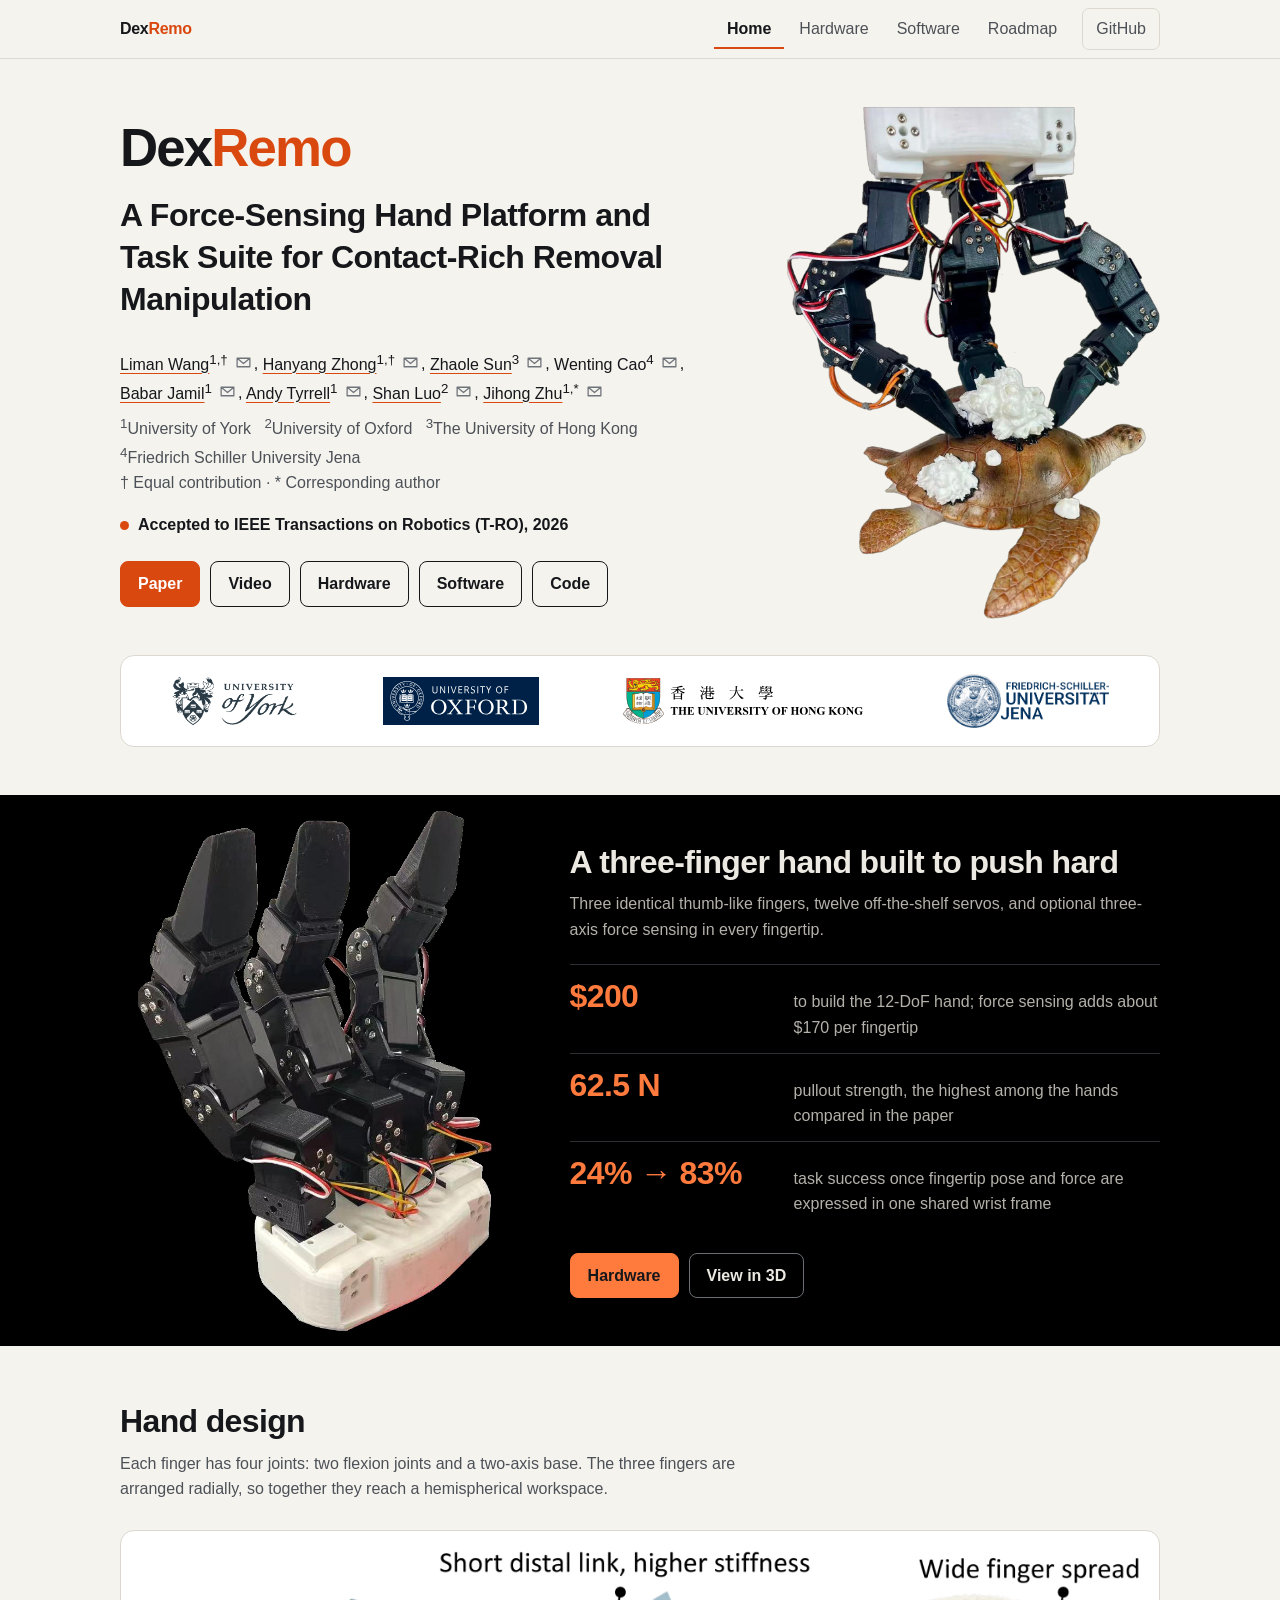
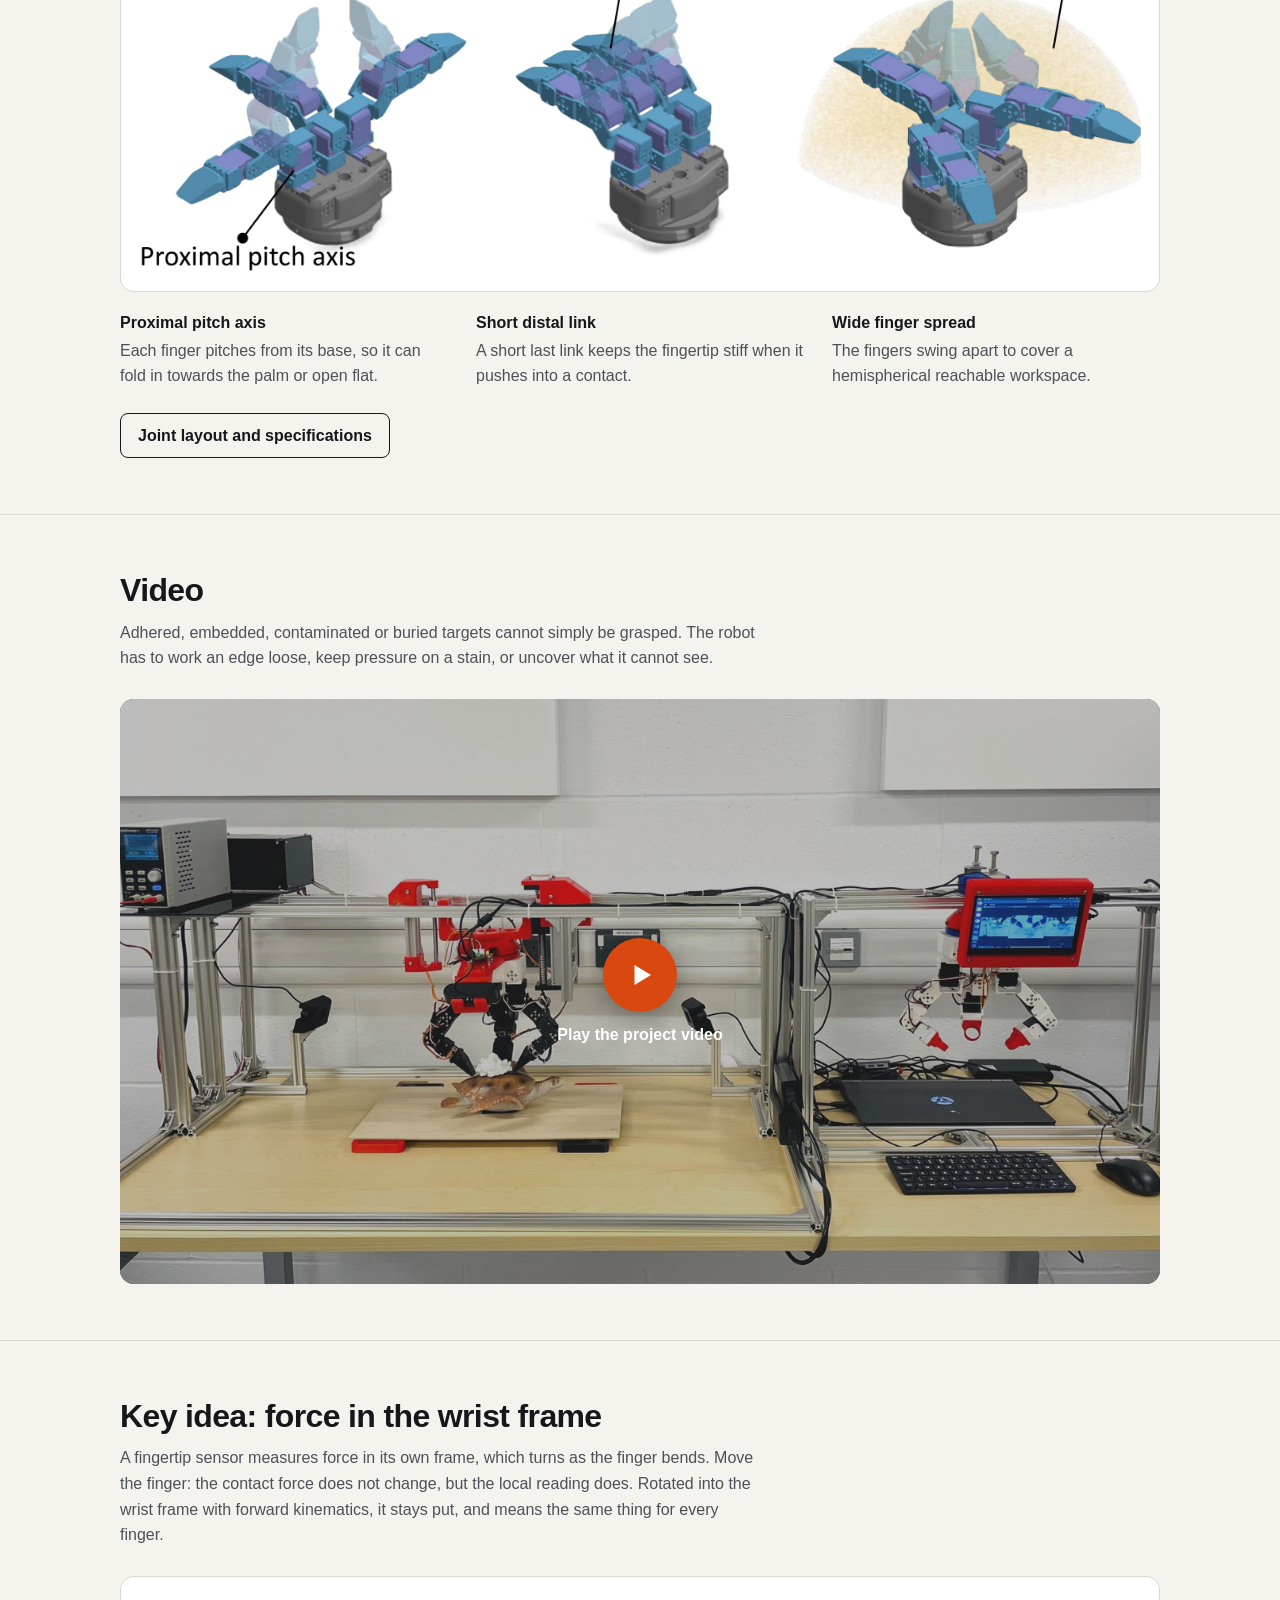
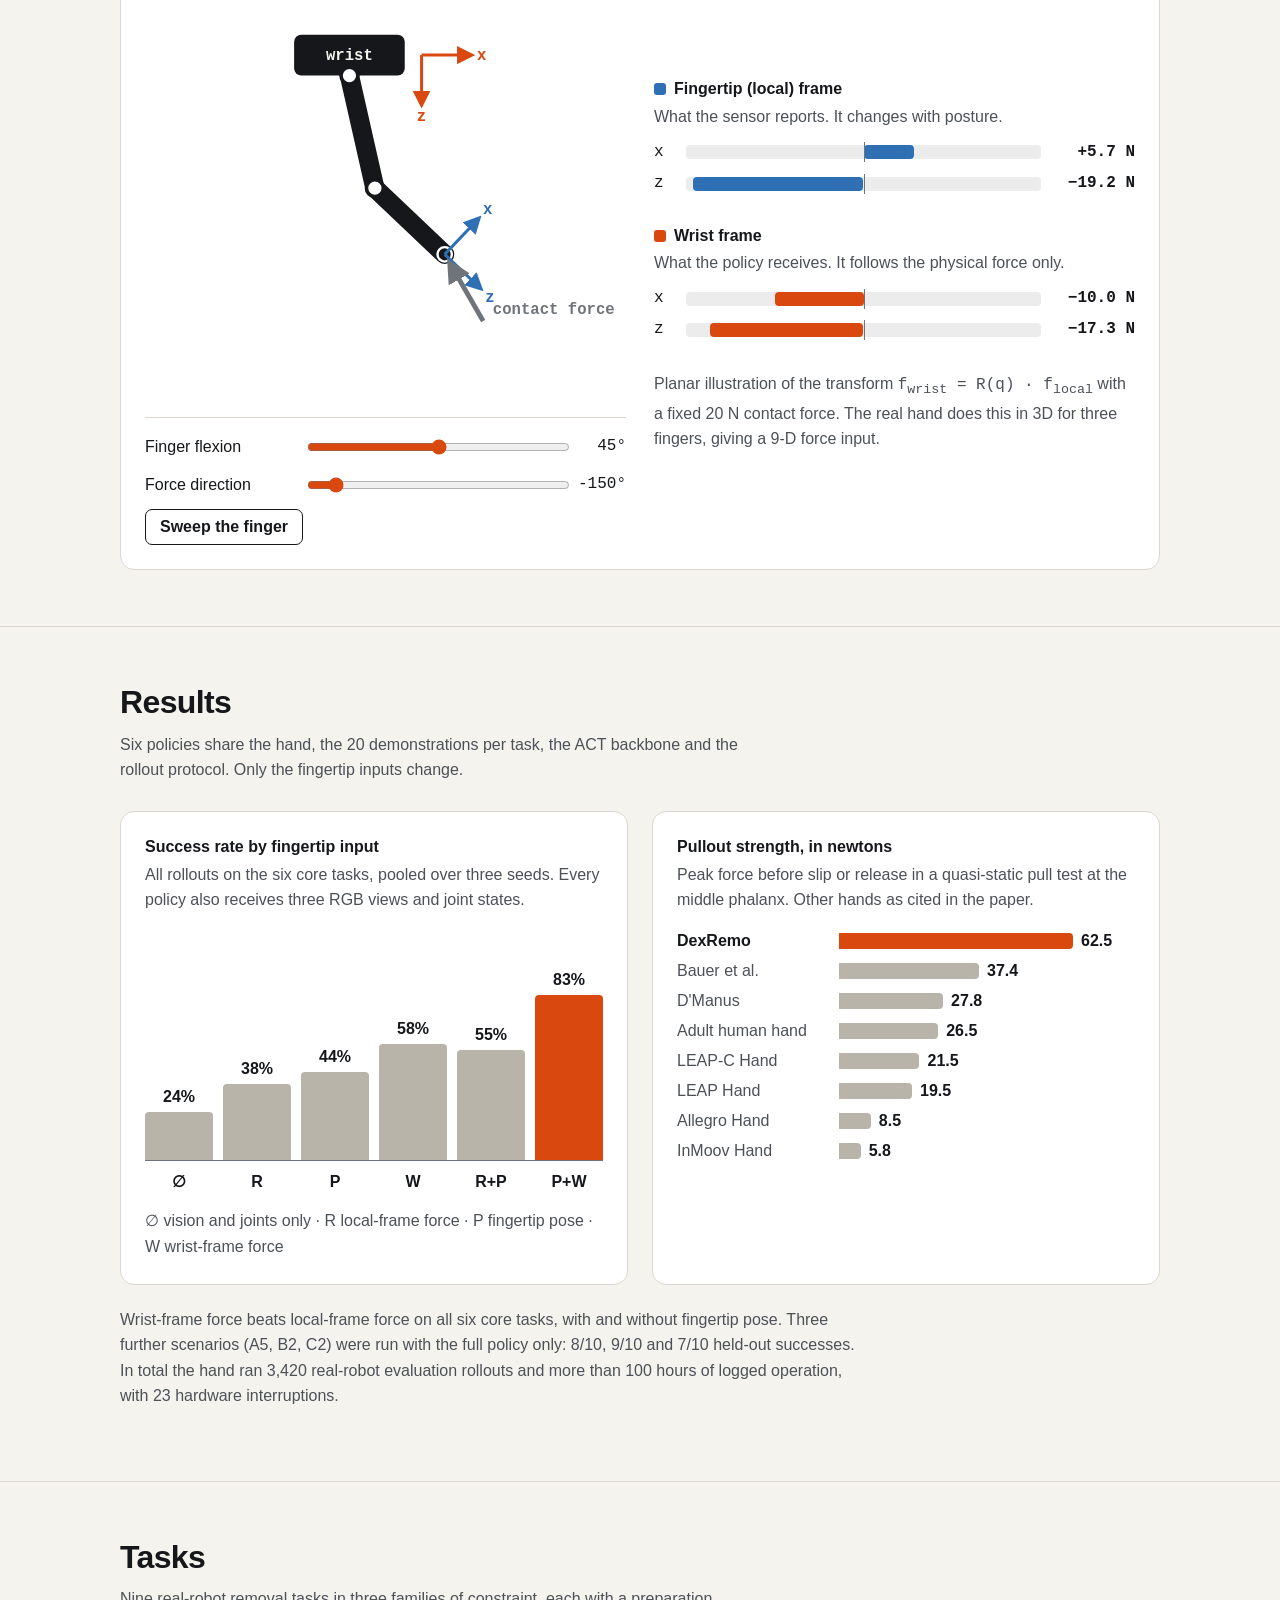
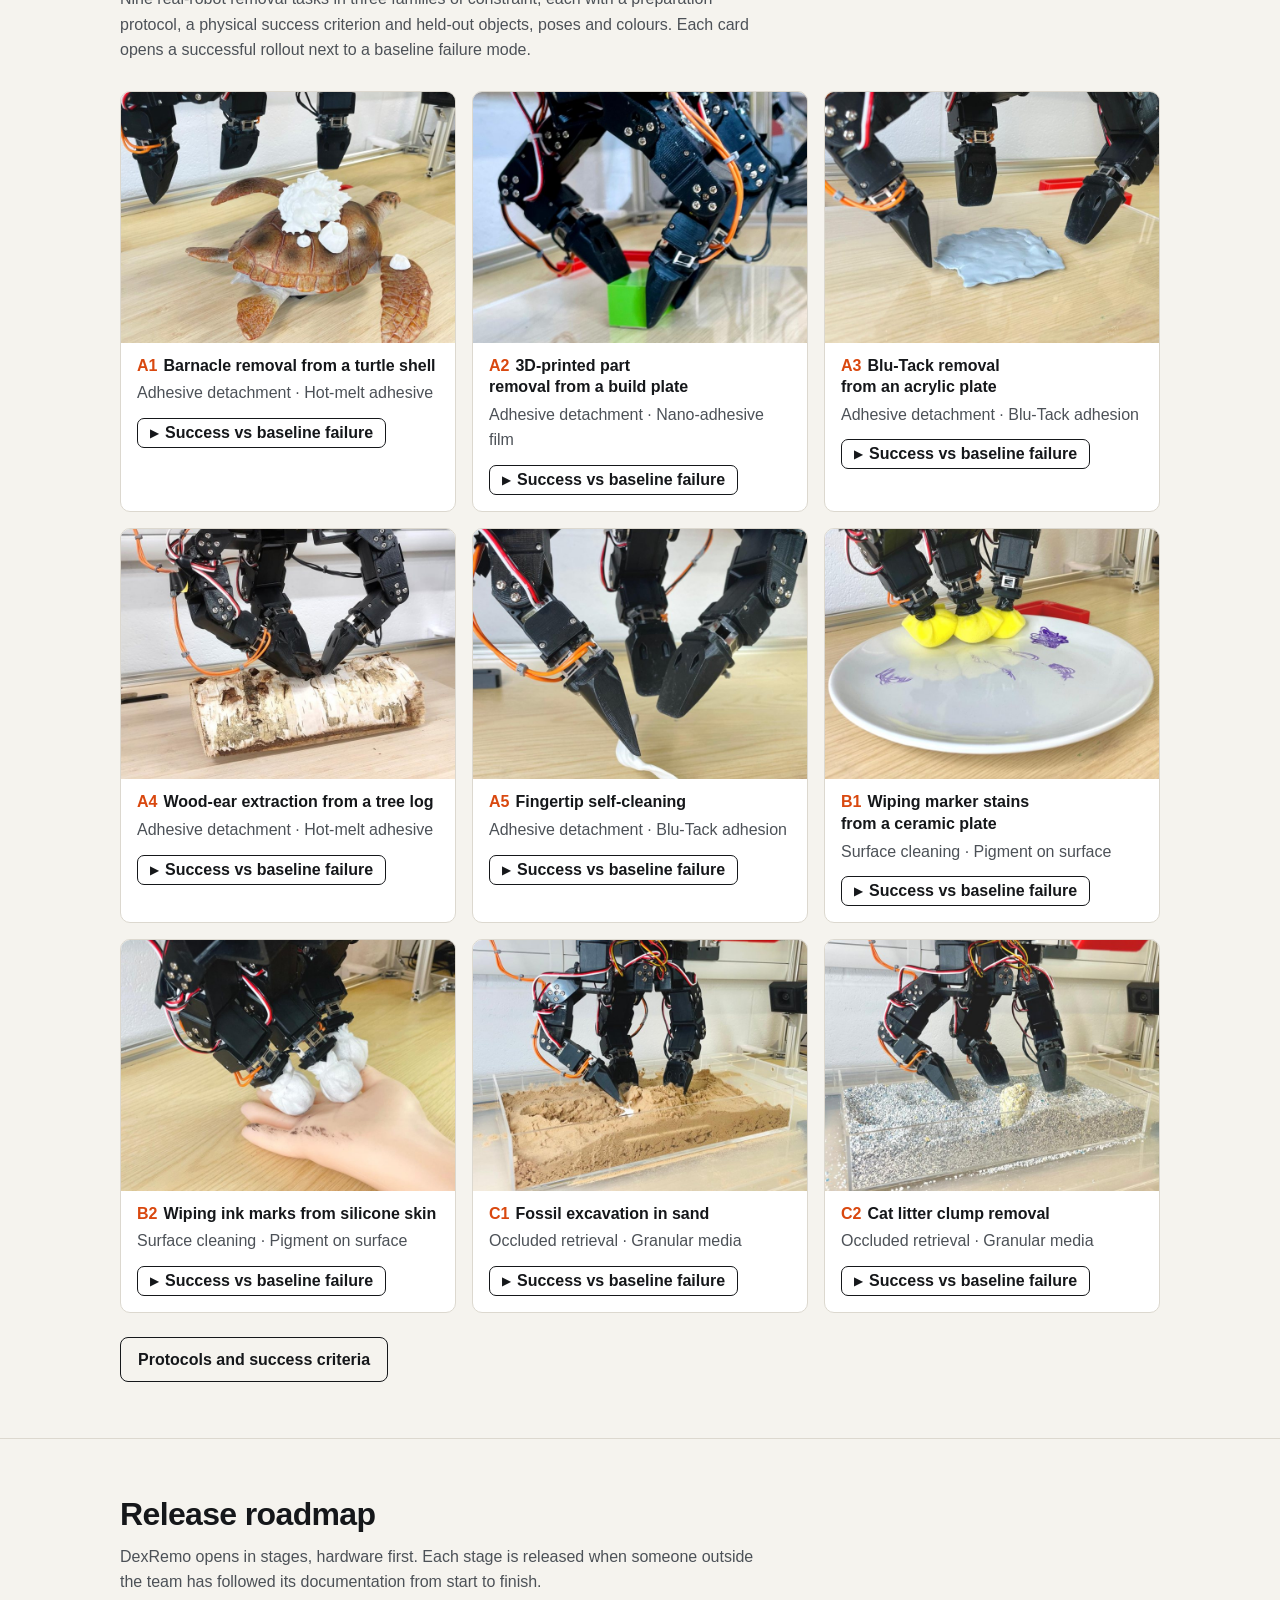
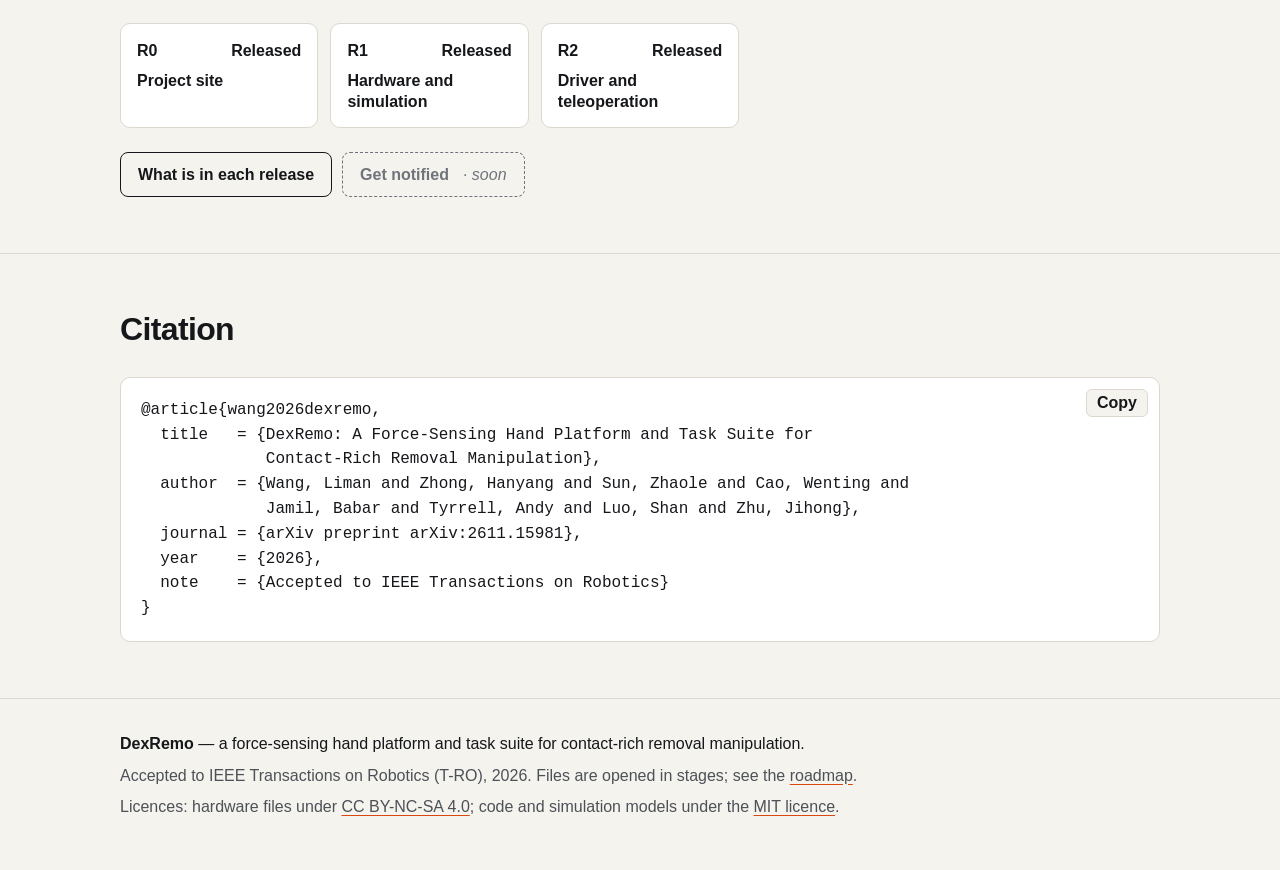
<file: index.html>
<!doctype html>
<html lang="en">
<head>
<meta charset="utf-8">
<meta name="viewport" content="width=device-width, initial-scale=1">
<title>DexRemo — a force-sensing hand for removal manipulation</title>
<meta name="description" content="DexRemo is an open three-finger robotic hand with three-axis fingertip force sensing, and a nine-task real-robot suite for prying, peeling, scraping, wiping and digging.">
<meta property="og:title" content="DexRemo — a force-sensing hand for removal manipulation">
<meta property="og:description" content="A $200, 12-DoF hand with 62.5 N pullout strength and three-axis fingertip force sensing. Accepted to IEEE Transactions on Robotics (T-RO), 2026.">
<meta property="og:image" content="assets/img/hero-turtle.jpg">
<meta name="twitter:card" content="summary_large_image">
<link rel="stylesheet" href="assets/css/style.css?v=202611272030">
</head>
<body>
<header id="site-header"></header>

<main>
  <!-- ============ HERO ============ -->
  <div class="hero wrap">
    <div class="hero-grid">
      <div>
        <h1>Dex<span>Remo</span></h1>
        <p class="title">A Force-Sensing Hand Platform and Task Suite for Contact-Rich Removal Manipulation</p>
        <p id="authors"></p>
        <p id="affiliations"></p>
        <p class="accepted">Accepted to IEEE Transactions on Robotics (T-RO), 2026</p>
        <div class="btns">
          <a class="btn primary" data-link="paper">Paper</a>
          <a class="btn" data-link="video">Video</a>
          <a class="btn" href="hardware.html">Hardware</a>
          <a class="btn" href="software.html">Software</a>
          <a class="btn" data-link="github">Code</a>
        </div>
      </div>
      <figure class="hero-media">
        <img src="assets/img/hero-turtle.webp" alt="The DexRemo hand prying a glued barnacle model off a turtle-shell mockup" width="1132" height="1551">
      </figure>
    </div>
    <ul class="logos" aria-label="Institutions">
      <li><a href="https://www.york.ac.uk/" target="_blank" rel="noopener"><img src="assets/img/logos/york.png" alt="University of York" style="--h:50px"></a></li>
      <li><a href="https://www.ox.ac.uk/" target="_blank" rel="noopener"><img src="assets/img/logos/oxford.svg" alt="University of Oxford" style="--h:48px"></a></li>
      <li><a href="https://www.hku.hk/" target="_blank" rel="noopener"><img src="assets/img/logos/hku.svg" alt="The University of Hong Kong" style="--h:46px"></a></li>
      <li><a href="https://www.uni-jena.de/en" target="_blank" rel="noopener"><img src="assets/img/logos/jena.png" alt="Friedrich Schiller University Jena" style="--h:54px"></a></li>
    </ul>
  </div>

  <!-- ============ THE HAND (black banner) ============ -->
  <section class="band" id="hand">
    <div class="wrap band-grid">
      <img src="assets/img/hand.jpg" alt="The DexRemo hand: three identical four-joint fingers on a common base" width="669" height="990">
      <div>
        <h2>A three-finger hand built to push hard</h2>
        <p class="lead">Three identical thumb-like fingers, twelve off-the-shelf servos, and optional three-axis force sensing in every fingertip.</p>
        <dl class="facts">
          <div><dt>$200</dt><dd>to build the 12-DoF hand; force sensing adds about $170 per fingertip</dd></div>
          <div><dt>62.5 N</dt><dd>pullout strength, the highest among the hands compared in the paper</dd></div>
          <div><dt>24% → 83%</dt><dd>task success once fingertip pose and force are expressed in one shared wrist frame</dd></div>
        </dl>
        <div class="btns"><a class="btn primary" href="hardware.html">Hardware</a><a class="btn" href="hardware.html#model" data-live-only>View in 3D</a></div>
      </div>
    </div>
  </section>

  <!-- ============ HAND DESIGN ============ -->
  <section id="design">
    <div class="wrap">
      <div class="head"><h2>Hand design</h2>
        <p class="lead">Each finger has four joints: two flexion joints and a two-axis base. The three fingers are arranged radially, so together they reach a hemispherical workspace.</p></div>
      <figure class="fig">
        <img src="assets/img/design-poses.webp" alt="Three renders of the hand in different poses: fingers pitching about the proximal axis, fingers curled together, and fingers spread wide inside a dome-shaped workspace" loading="lazy" width="2400" height="776">
      </figure>
      <ul class="points">
        <li><h3>Proximal pitch axis</h3><p>Each finger pitches from its base, so it can fold in towards the palm or open flat.</p></li>
        <li><h3>Short distal link</h3><p>A short last link keeps the fingertip stiff when it pushes into a contact.</p></li>
        <li><h3>Wide finger spread</h3><p>The fingers swing apart to cover a hemispherical reachable workspace.</p></li>
      </ul>
      <div class="btns"><a class="btn" href="hardware.html#joints">Joint layout and specifications</a></div>
    </div>
  </section>

  <!-- ============ VIDEO ============ -->
  <section id="video">
    <div class="wrap">
      <div class="head"><h2>Video</h2>
        <p class="lead">Adhered, embedded, contaminated or buried targets cannot simply be grasped. The robot has to work an edge loose, keep pressure on a stain, or uncover what it cannot see.</p></div>
      <button class="poster" data-video aria-label="Play the project video">
        <img src="assets/img/setup.jpg" alt="" loading="lazy">
        <span>Play the project video</span>
      </button>
    </div>
  </section>

  <!-- ============ FORCE FRAME DEMO ============ -->
  <section id="force-frame">
    <div class="wrap">
      <div class="head"><h2>Key idea: force in the wrist frame</h2>
        <p class="lead">A fingertip sensor measures force in its own frame, which turns as the finger bends. Move the finger: the contact force does not change, but the local reading does. Rotated into the wrist frame with forward kinematics, it stays put, and means the same thing for every finger.</p></div>

      <div class="demo" id="force-demo">
        <div>
          <svg viewBox="0 0 400 340" role="img" aria-label="A planar finger attached to a wrist, with a contact force at the fingertip and two coordinate frames">
            <defs>
              <marker id="fd-ah-w" viewBox="0 0 10 10" refX="7" refY="5" markerWidth="6" markerHeight="6" orient="auto"><path class="fd-ah-w" d="M0 0L10 5L0 10z"/></marker>
              <marker id="fd-ah-s" viewBox="0 0 10 10" refX="7" refY="5" markerWidth="6" markerHeight="6" orient="auto"><path class="fd-ah-s" d="M0 0L10 5L0 10z"/></marker>
              <marker id="fd-ah-f" viewBox="0 0 10 10" refX="7" refY="5" markerWidth="5" markerHeight="5" orient="auto"><path class="fd-ah-f" d="M0 0L10 5L0 10z"/></marker>
            </defs>
          </svg>
          <div class="controls">
            <label>Finger flexion <input id="fd-q" type="range" min="0" max="90" value="30"> <output id="fd-q-out"></output></label>
            <label>Force direction <input id="fd-phi" type="range" min="-180" max="180" value="-150"> <output id="fd-phi-out"></output></label>
            <button id="fd-play" type="button">Sweep the finger</button>
          </div>
        </div>
        <div class="readouts">
          <div class="frame s">
            <h3>Fingertip (local) frame</h3>
            <p>What the sensor reports. It changes with posture.</p>
            <div class="meter" id="fd-sx">x <span><i></i></span><b></b></div>
            <div class="meter" id="fd-sz">z <span><i></i></span><b></b></div>
          </div>
          <div class="frame w">
            <h3>Wrist frame</h3>
            <p>What the policy receives. It follows the physical force only.</p>
            <div class="meter" id="fd-wx">x <span><i></i></span><b></b></div>
            <div class="meter" id="fd-wz">z <span><i></i></span><b></b></div>
          </div>
          <p class="note">Planar illustration of the transform <span style="font-family:var(--mono)">f<sub>wrist</sub> = R(q) · f<sub>local</sub></span> with a fixed 20 N contact force. The real hand does this in 3D for three fingers, giving a 9-D force input.</p>
        </div>
      </div>
    </div>
  </section>

  <!-- ============ RESULTS ============ -->
  <section id="results">
    <div class="wrap">
      <div class="head"><h2>Results</h2>
        <p class="lead">Six policies share the hand, the 20 demonstrations per task, the ACT backbone and the rollout protocol. Only the fingertip inputs change.</p></div>

      <div class="two">
        <div class="chart">
          <h3>Success rate by fingertip input</h3>
          <p>All rollouts on the six core tasks, pooled over three seeds. Every policy also receives three RGB views and joint states.</p>
          <div class="vbars" role="img" aria-label="Success rate: no fingertip input 24%, local force 38%, pose 44%, wrist force 58%, local force plus pose 55%, pose plus wrist force 83%">
            <div style="--v:24" title="No fingertip input: 24%"><b>24%</b></div>
            <div style="--v:38" title="Local-frame force: 38%"><b>38%</b></div>
            <div style="--v:44" title="Fingertip pose: 44%"><b>44%</b></div>
            <div style="--v:58" title="Wrist-frame force: 58%"><b>58%</b></div>
            <div style="--v:55" title="Local-frame force + pose: 55%"><b>55%</b></div>
            <div class="hi" style="--v:83" title="Pose + wrist-frame force: 83%"><b>83%</b></div>
          </div>
          <div class="vlabels" aria-hidden="true">
            <span>∅</span><span>R</span><span>P</span><span>W</span><span>R+P</span><span>P+W</span>
          </div>
          <p class="key">∅ vision and joints only · R local-frame force · P fingertip pose · W wrist-frame force</p>
        </div>

        <div class="chart">
          <h3>Pullout strength, in newtons</h3>
          <p>Peak force before slip or release in a quasi-static pull test at the middle phalanx. Other hands as cited in the paper.</p>
          <div class="hbars" role="img" aria-label="Pullout strength comparison; DexRemo 62.5 newtons is the highest">
            <div class="hi"><span>DexRemo</span><i style="--v:62.5" data-v="62.5"></i></div>
            <div><span>Bauer et al.</span><i style="--v:37.4" data-v="37.4"></i></div>
            <div><span>D'Manus</span><i style="--v:27.8" data-v="27.8"></i></div>
            <div><span>Adult human hand</span><i style="--v:26.5" data-v="26.5"></i></div>
            <div><span>LEAP-C Hand</span><i style="--v:21.5" data-v="21.5"></i></div>
            <div><span>LEAP Hand</span><i style="--v:19.5" data-v="19.5"></i></div>
            <div><span>Allegro Hand</span><i style="--v:8.5" data-v="8.5"></i></div>
            <div><span>InMoov Hand</span><i style="--v:5.8" data-v="5.8"></i></div>
          </div>
        </div>
      </div>

<p class="note" style="margin-top:22px">Wrist-frame force beats local-frame force on all six core tasks, with and without fingertip pose. Three further scenarios (A5, B2, C2) were run with the full policy only: 8/10, 9/10 and 7/10 held-out successes. In total the hand ran 3,420 real-robot evaluation rollouts and more than 100 hours of logged operation, with 23 hardware interruptions.</p>
    </div>
  </section>

  <!-- ============ TASKS ============ -->
  <section id="tasks">
    <div class="wrap">
      <div class="head"><h2>Tasks</h2>
        <p class="lead">Nine real-robot removal tasks in three families of constraint, each with a preparation protocol, a physical success criterion and held-out objects, poses and colours. Each card opens a successful rollout next to a baseline failure mode.</p></div>
      <ul class="tasks" data-tasks></ul>
      <div class="btns"><a class="btn" href="tasks.html">Protocols and success criteria</a></div>
    </div>
  </section>

  <!-- ============ ROADMAP ============ -->
  <section id="roadmap">
    <div class="wrap">
      <div class="head"><h2>Release roadmap</h2>
        <p class="lead">DexRemo opens in stages, hardware first. Each stage is released when someone outside the team has followed its documentation from start to finish.</p></div>
      <ol class="roadmap" data-roadmap="short"></ol>
      <div class="btns">
        <a class="btn" href="roadmap.html">What is in each release</a>
        <a class="btn" data-link="subscribe">Get notified</a>
      </div>
    </div>
  </section>

  <!-- ============ CITATION ============ -->
  <section id="cite">
    <div class="wrap">
      <div class="head"><h2>Citation</h2></div>
      <div class="cite">
        <button type="button" data-copy="#bibtex">Copy</button>
<pre id="bibtex">@article{wang2026dexremo,
  title   = {DexRemo: A Force-Sensing Hand Platform and Task Suite for
             Contact-Rich Removal Manipulation},
  author  = {Wang, Liman and Zhong, Hanyang and Sun, Zhaole and Cao, Wenting and
             Jamil, Babar and Tyrrell, Andy and Luo, Shan and Zhu, Jihong},
  journal = {arXiv preprint arXiv:2611.15981},
  year    = {2026},
  note    = {Accepted to IEEE Transactions on Robotics}
}</pre>
      </div>
    </div>
  </section>
</main>

<footer id="site-footer"></footer>
<script src="assets/js/config.js?v=202611272030"></script>
<script src="assets/js/site.js?v=202611272030"></script>
<script src="assets/js/force-demo.js?v=202611272030"></script>
</body>
</html>
</file>
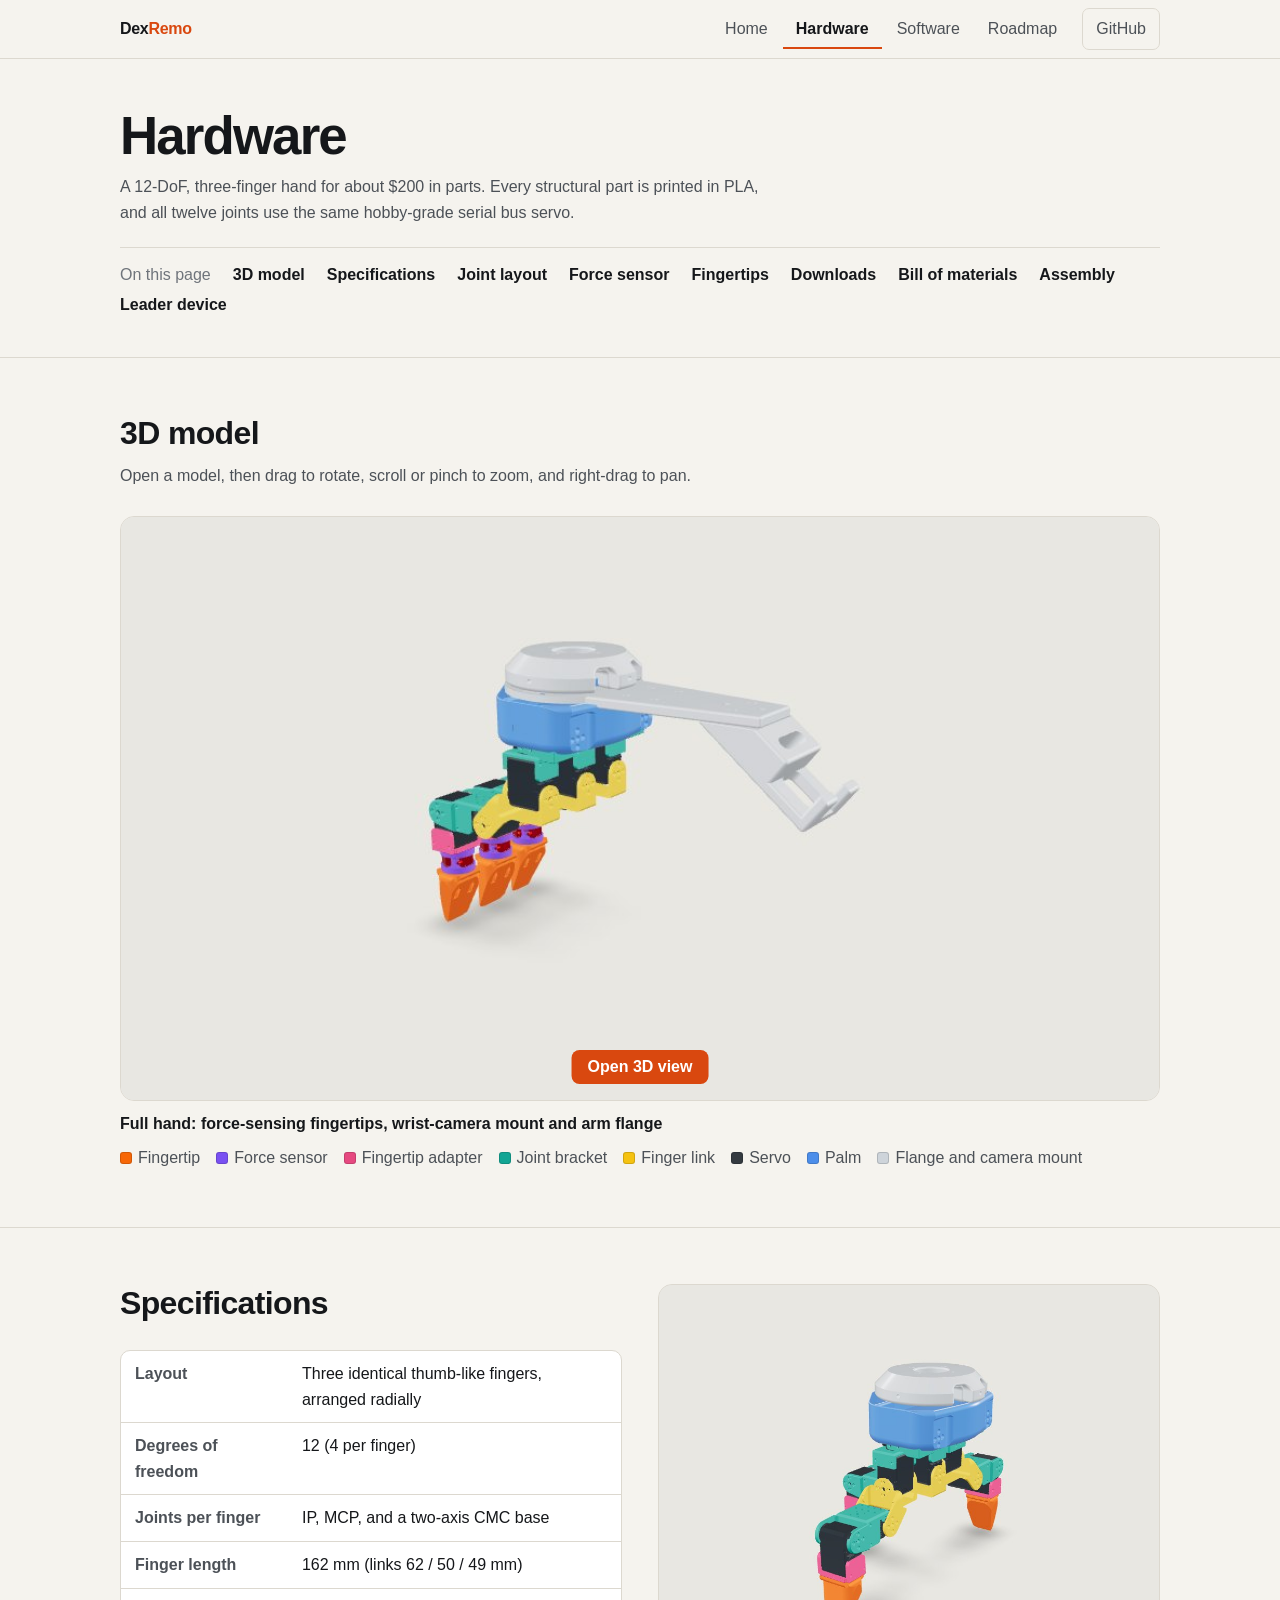
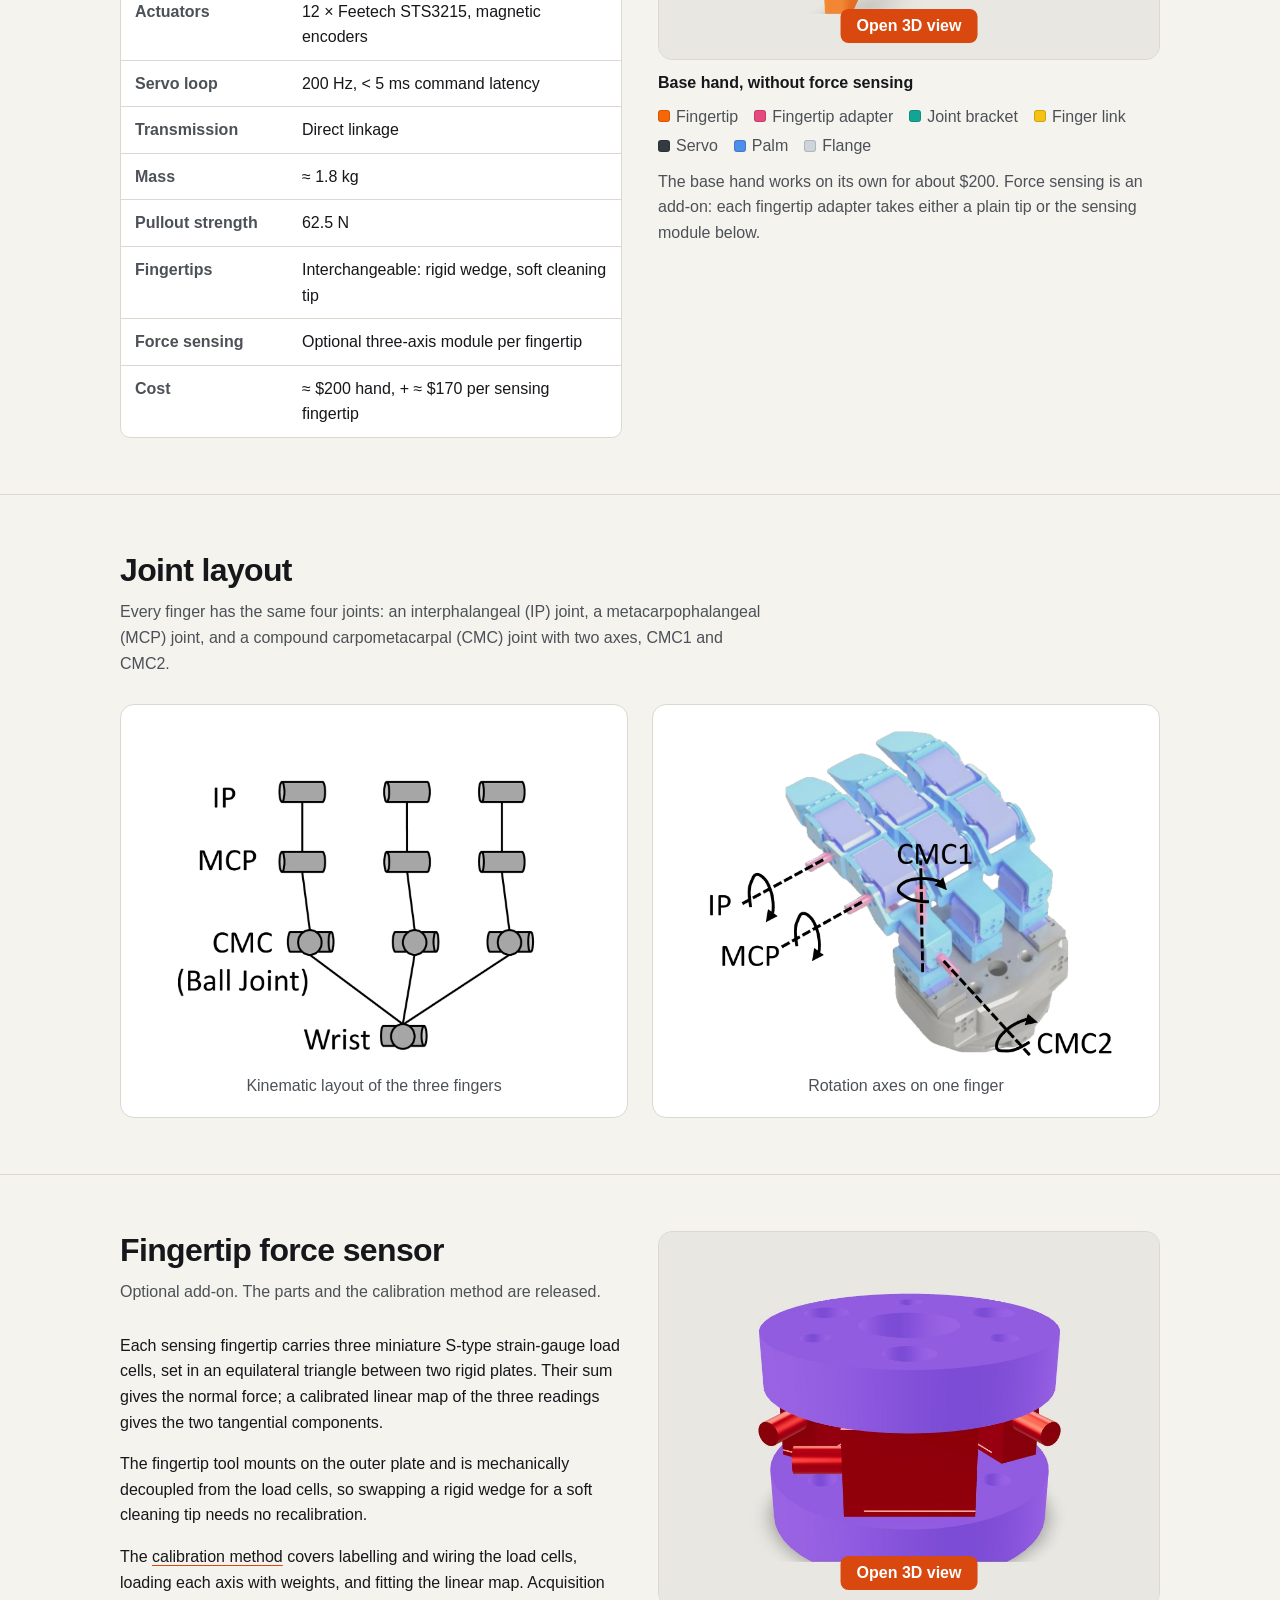
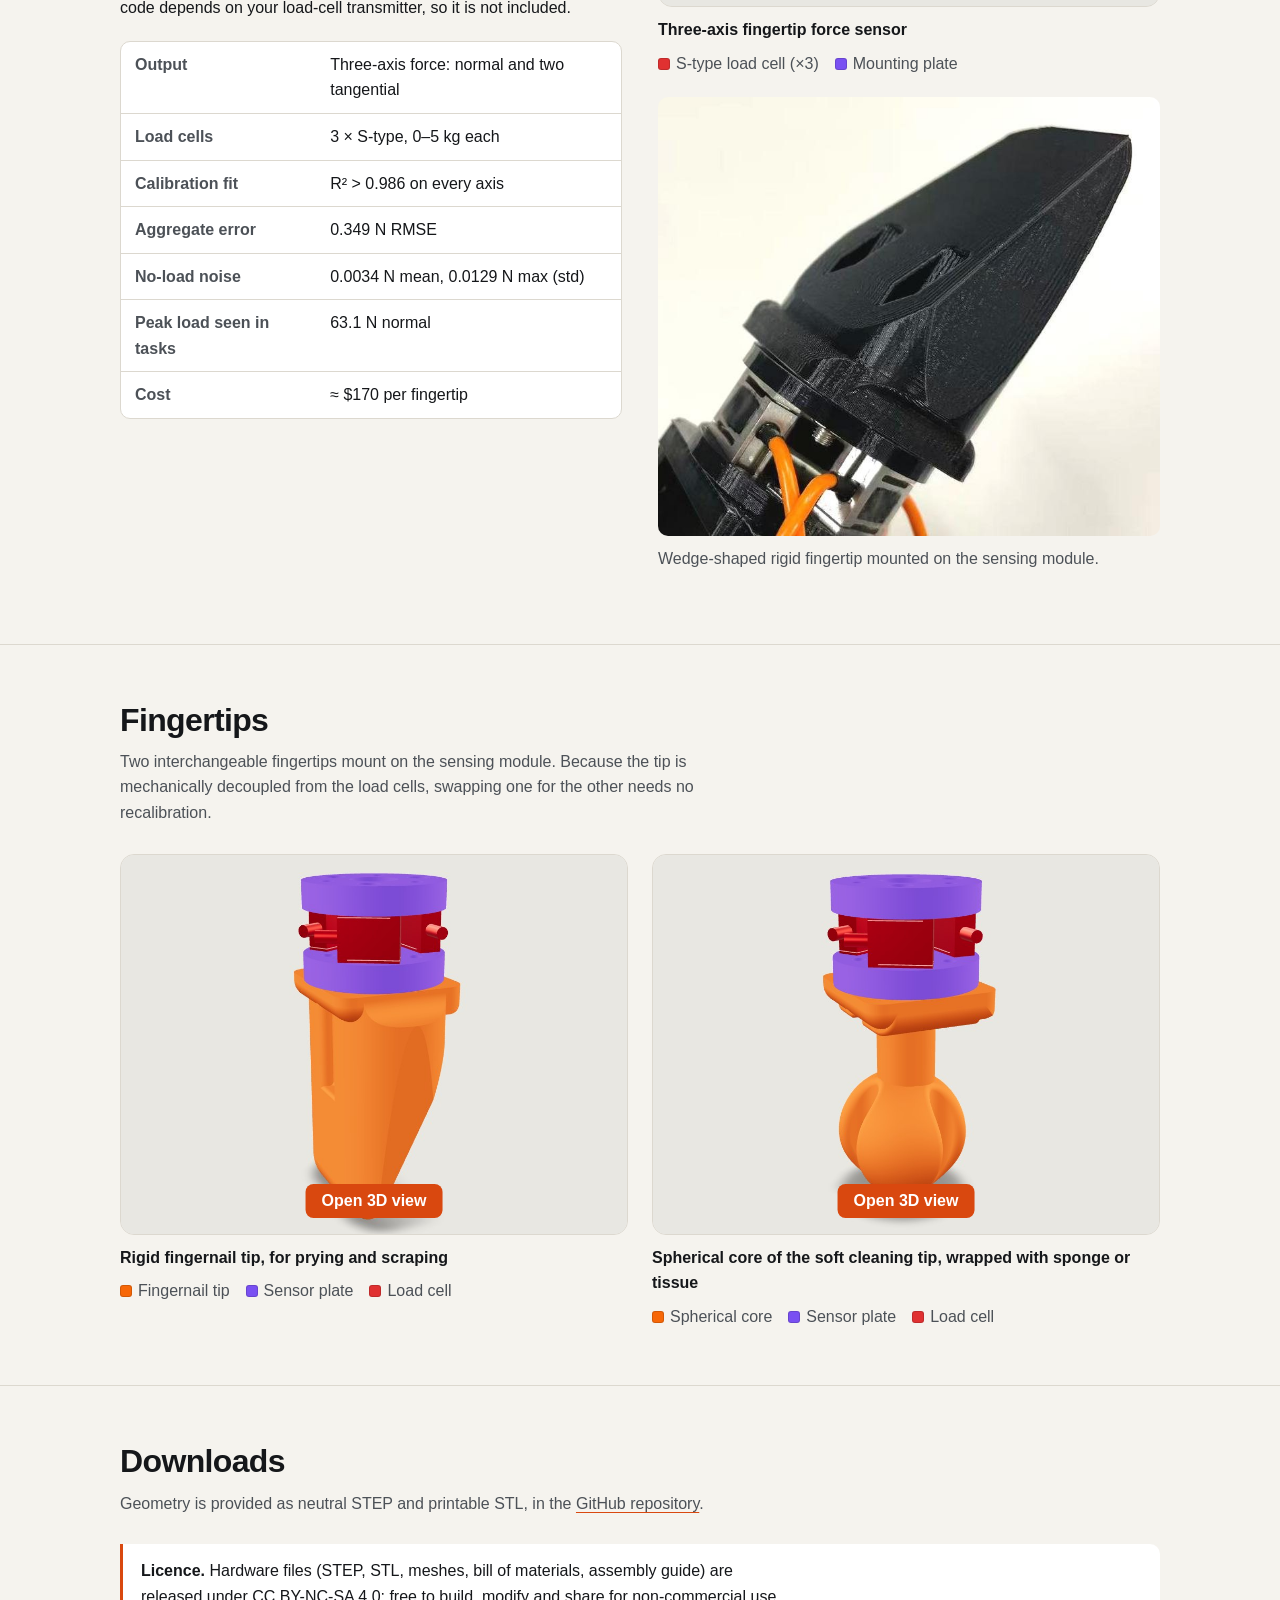
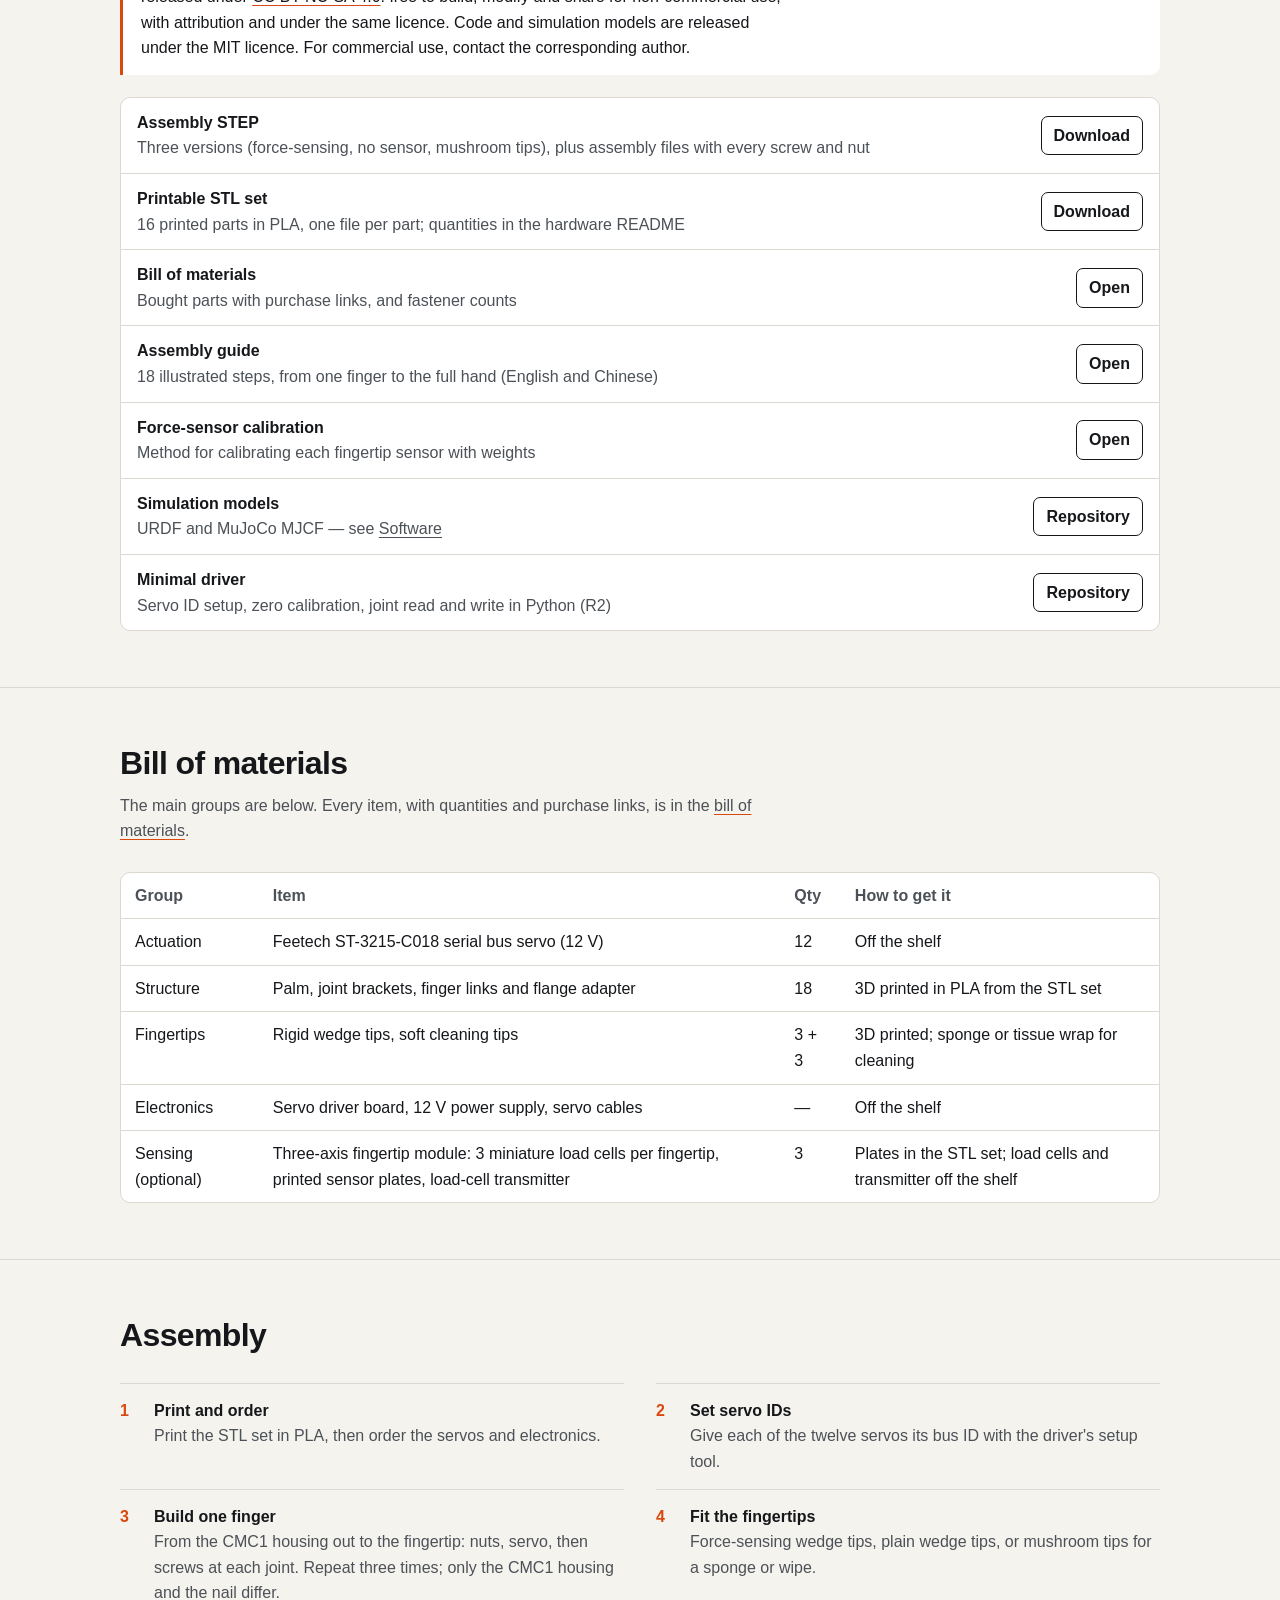
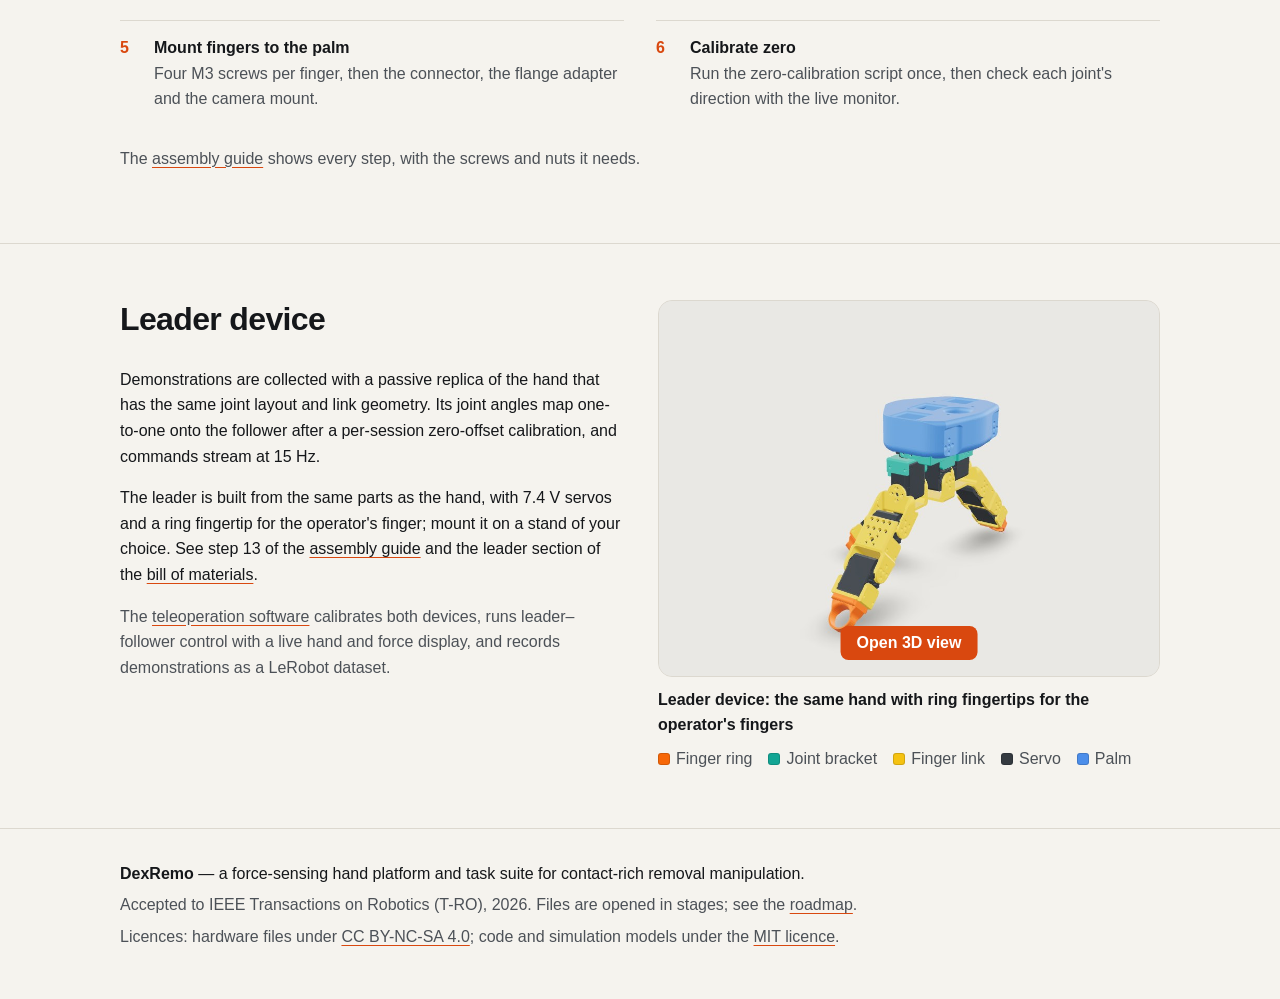
<file: hardware.html>
<!doctype html>
<html lang="en">
<head>
<meta charset="utf-8">
<meta name="viewport" content="width=device-width, initial-scale=1">
<title>Hardware — DexRemo</title>
<meta name="description" content="Build the DexRemo hand: specifications, files, bill of materials and assembly guide.">
<link rel="stylesheet" href="assets/css/style.css?v=202611272030">
</head>
<body>
<header id="site-header"></header>
<main>
  <div class="wrap page-head">
    <h1>Hardware</h1>
    <p class="lead">A 12-DoF, three-finger hand for about $200 in parts. Every structural part is printed in PLA, and all twelve joints use the same hobby-grade serial bus servo.</p>
    <nav class="toc" aria-label="On this page">
      <span>On this page</span>
      <a href="#model">3D model</a><a href="#specs">Specifications</a><a href="#joints">Joint layout</a><a href="#sensor">Force sensor</a><a href="#fingertips">Fingertips</a>
      <a href="#downloads">Downloads</a><a href="#bom">Bill of materials</a><a href="#assembly">Assembly</a><a href="#leader">Leader device</a>
    </nav>
  </div>

  <section id="model">
    <div class="wrap">
      <div class="head"><h2>3D model</h2>
        <p class="lead" data-live-only>Open a model, then drag to rotate, scroll or pinch to zoom, and right-drag to pan.</p><p class="lead" data-still-only>Rendered views of the hand and its parts. The interactive 3D viewer opens shortly.</p></div>
      <div class="model-wide" data-model-slot="full"></div>
    </div>
  </section>

  <section id="specs">
    <div class="wrap split">
      <div>
        <div class="head"><h2>Specifications</h2></div>
        <div class="scroll"><table>
          <tr><th>Layout</th><td>Three identical thumb-like fingers, arranged radially</td></tr>
          <tr><th>Degrees of freedom</th><td class="n">12 (4 per finger)</td></tr>
          <tr><th>Joints per finger</th><td>IP, MCP, and a two-axis CMC base</td></tr>
          <tr><th>Finger length</th><td class="n">162 mm (links 62 / 50 / 49 mm)</td></tr>
          <tr><th>Actuators</th><td>12 × Feetech STS3215, magnetic encoders</td></tr>
          <tr><th>Servo loop</th><td class="n">200 Hz, &lt; 5 ms command latency</td></tr>
          <tr><th>Transmission</th><td>Direct linkage</td></tr>
          <tr><th>Mass</th><td class="n">≈ 1.8 kg</td></tr>
          <tr><th>Pullout strength</th><td class="n">62.5 N</td></tr>
          <tr><th>Fingertips</th><td>Interchangeable: rigid wedge, soft cleaning tip</td></tr>
          <tr><th>Force sensing</th><td>Optional three-axis module per fingertip</td></tr>
          <tr><th>Cost</th><td class="n">≈ $200 hand, + ≈ $170 per sensing fingertip</td></tr>
        </table></div>
      </div>
      <div>
        <div data-model-slot="hand"></div>
        <p class="note" style="margin-top:10px">The base hand works on its own for about $200. Force sensing is an add-on: each fingertip adapter takes either a plain tip or the sensing module below.</p>
      </div>
    </div>
  </section>

  <section id="joints">
    <div class="wrap">
      <div class="head"><h2>Joint layout</h2>
        <p class="lead">Every finger has the same four joints: an interphalangeal (IP) joint, a metacarpophalangeal (MCP) joint, and a compound carpometacarpal (CMC) joint with two axes, CMC1 and CMC2.</p></div>
      <div class="two">
        <figure class="fig"><img src="assets/img/design-kinematics.webp" alt="Kinematic diagram: three fingers, each with IP, MCP and a ball-joint-like CMC, meeting at the wrist" loading="lazy" width="1200" height="1039">
          <figcaption>Kinematic layout of the three fingers</figcaption></figure>
        <figure class="fig"><img src="assets/img/design-axes.webp" alt="Render of the hand with the IP, MCP, CMC1 and CMC2 rotation axes marked on one finger" loading="lazy" width="1354" height="1074">
          <figcaption>Rotation axes on one finger</figcaption></figure>
      </div>
    </div>
  </section>

  <section id="sensor">
    <div class="wrap split">
      <div>
        <div class="head"><h2>Fingertip force sensor</h2><p class="lead">Optional add-on. The parts and the calibration method are released.</p></div>
        <p>Each sensing fingertip carries three miniature S-type strain-gauge load cells, set in an equilateral triangle between two rigid plates. Their sum gives the normal force; a calibrated linear map of the three readings gives the two tangential components.</p>
        <p>The fingertip tool mounts on the outer plate and is mechanically decoupled from the load cells, so swapping a rigid wedge for a soft cleaning tip needs no recalibration.</p>
        <p>The <a href="https://github.com/dexremo/dexremo/blob/main/hardware/force_calibration.md" target="_blank" rel="noopener">calibration method</a> covers labelling and wiring the load cells, loading each axis with weights, and fitting the linear map. Acquisition code depends on your load-cell transmitter, so it is not included.</p>
        <div class="scroll" style="margin-top:20px"><table>
          <tr><th>Output</th><td>Three-axis force: normal and two tangential</td></tr>
          <tr><th>Load cells</th><td class="n">3 × S-type, 0–5 kg each</td></tr>
          <tr><th>Calibration fit</th><td class="n">R² &gt; 0.986 on every axis</td></tr>
          <tr><th>Aggregate error</th><td class="n">0.349 N RMSE</td></tr>
          <tr><th>No-load noise</th><td class="n">0.0034 N mean, 0.0129 N max (std)</td></tr>
          <tr><th>Peak load seen in tasks</th><td class="n">63.1 N normal</td></tr>
          <tr><th>Cost</th><td class="n">≈ $170 per fingertip</td></tr>
        </table></div>
      </div>
      <div>
        <div data-model-slot="sensor"></div>
        <img src="assets/img/fingertip.jpg" alt="Rigid wedge fingertip mounted on the force-sensing module" loading="lazy" style="margin-top:20px">
        <p class="note" style="margin-top:10px">Wedge-shaped rigid fingertip mounted on the sensing module.</p>
      </div>
    </div>
  </section>

  <section id="fingertips">
    <div class="wrap">
      <div class="head"><h2>Fingertips</h2>
        <p class="lead">Two interchangeable fingertips mount on the sensing module. Because the tip is mechanically decoupled from the load cells, swapping one for the other needs no recalibration.</p></div>
      <div class="two">
        <div data-model-slot="nail"></div>
        <div data-model-slot="mushroom"></div>
      </div>
    </div>
  </section>

  <section id="downloads">
    <div class="wrap">
      <div class="head"><h2>Downloads</h2>
        <p class="lead">Geometry is provided as neutral STEP and printable STL, in the <a href="https://github.com/dexremo/dexremo" target="_blank" rel="noopener">GitHub repository</a>.</p></div>
      <div class="callout" style="margin-bottom:22px">
        <p><strong>Licence.</strong> Hardware files (STEP, STL, meshes, bill of materials, assembly guide) are released under <a href="https://creativecommons.org/licenses/by-nc-sa/4.0/" target="_blank" rel="noopener">CC BY-NC-SA 4.0</a>: free to build, modify and share for non-commercial use, with attribution and under the same licence. Code and simulation models are released under the MIT licence. For commercial use, contact the corresponding author.</p>
      </div>
      <ul class="dl">
        <li><div><strong>Assembly STEP</strong><small>Three versions (force-sensing, no sensor, mushroom tips), plus assembly files with every screw and nut</small></div><a data-link="step">Download</a></li>
        <li><div><strong>Printable STL set</strong><small>16 printed parts in PLA, one file per part; quantities in the hardware README</small></div><a data-link="stl">Download</a></li>
        <li><div><strong>Bill of materials</strong><small>Bought parts with purchase links, and fastener counts</small></div><a data-link="bom">Open</a></li>
        <li><div><strong>Assembly guide</strong><small>18 illustrated steps, from one finger to the full hand (English and Chinese)</small></div><a data-link="buildGuide">Open</a></li>
        <li><div><strong>Force-sensor calibration</strong><small>Method for calibrating each fingertip sensor with weights</small></div><a href="https://github.com/dexremo/dexremo/blob/main/hardware/force_calibration.md" target="_blank" rel="noopener">Open</a></li>
        <li><div><strong>Simulation models</strong><small>URDF and MuJoCo MJCF — see <a href="software.html#sim" style="border:0;padding:0;font-weight:400;text-decoration:underline">Software</a></small></div><a data-link="description">Repository</a></li>
        <li><div><strong>Minimal driver</strong><small>Servo ID setup, zero calibration, joint read and write in Python (R2)</small></div><a data-link="sdk">Repository</a></li>
      </ul>
    </div>
  </section>

  <section id="bom">
    <div class="wrap">
      <div class="head"><h2>Bill of materials</h2>
        <p class="lead">The main groups are below. Every item, with quantities and purchase links, is in the <a href="https://github.com/dexremo/dexremo/blob/main/hardware/BOM.md" target="_blank" rel="noopener">bill of materials</a>.</p></div>
      <div class="scroll"><table>
        <thead><tr><th>Group</th><th>Item</th><th>Qty</th><th>How to get it</th></tr></thead>
        <tbody>
          <tr><td>Actuation</td><td>Feetech ST-3215-C018 serial bus servo (12 V)</td><td class="n">12</td><td>Off the shelf</td></tr>
          <tr><td>Structure</td><td>Palm, joint brackets, finger links and flange adapter</td><td class="n">18</td><td>3D printed in PLA from the STL set</td></tr>
          <tr><td>Fingertips</td><td>Rigid wedge tips, soft cleaning tips</td><td class="n">3 + 3</td><td>3D printed; sponge or tissue wrap for cleaning</td></tr>
          <tr><td>Electronics</td><td>Servo driver board, 12 V power supply, servo cables</td><td class="n">—</td><td>Off the shelf</td></tr>
          <tr><td>Sensing (optional)</td><td>Three-axis fingertip module: 3 miniature load cells per fingertip, printed sensor plates, load-cell transmitter</td><td class="n">3</td><td>Plates in the STL set; load cells and transmitter off the shelf</td></tr>
        </tbody>
      </table></div>
    </div>
  </section>

  <section id="assembly">
    <div class="wrap">
      <div class="head"><h2>Assembly</h2></div>
      <ol class="steps">
        <li><strong>Print and order</strong><span>Print the STL set in PLA, then order the servos and electronics.</span></li>
        <li><strong>Set servo IDs</strong><span>Give each of the twelve servos its bus ID with the driver's setup tool.</span></li>
        <li><strong>Build one finger</strong><span>From the CMC1 housing out to the fingertip: nuts, servo, then screws at each joint. Repeat three times; only the CMC1 housing and the nail differ.</span></li>
        <li><strong>Fit the fingertips</strong><span>Force-sensing wedge tips, plain wedge tips, or mushroom tips for a sponge or wipe.</span></li>
        <li><strong>Mount fingers to the palm</strong><span>Four M3 screws per finger, then the connector, the flange adapter and the camera mount.</span></li>
        <li><strong>Calibrate zero</strong><span>Run the zero-calibration script once, then check each joint's direction with the live monitor.</span></li>
      </ol>
      <p class="note" style="margin-top:20px">The <a href="https://github.com/dexremo/dexremo/blob/main/hardware/assembly/README.md" target="_blank" rel="noopener">assembly guide</a> shows every step, with the screws and nuts it needs.</p>
    </div>
  </section>

  <section id="leader">
    <div class="wrap split">
      <div>
        <div class="head"><h2>Leader device</h2></div>
        <p>Demonstrations are collected with a passive replica of the hand that has the same joint layout and link geometry. Its joint angles map one-to-one onto the follower after a per-session zero-offset calibration, and commands stream at 15 Hz.</p>
        <p>The leader is built from the same parts as the hand, with 7.4 V servos and a ring fingertip for the operator's finger; mount it on a stand of your choice. See step 13 of the <a href="https://github.com/dexremo/dexremo/blob/main/hardware/assembly/README.md#step-13-leader-device-ring-fingertip" target="_blank" rel="noopener">assembly guide</a> and the leader section of the <a href="https://github.com/dexremo/dexremo/blob/main/hardware/BOM.md#leader-device" target="_blank" rel="noopener">bill of materials</a>.</p>
        <p class="muted">The <a href="https://github.com/dexremo/dexremo/tree/main/teleop" target="_blank" rel="noopener">teleoperation software</a> calibrates both devices, runs leader–follower control with a live hand and force display, and records demonstrations as a LeRobot dataset.</p>
      </div>
      <div data-model-slot="controller"></div>
    </div>
  </section>
</main>
<footer id="site-footer"></footer>
<script src="assets/js/config.js?v=202611272030"></script>
<script src="assets/js/site.js?v=202611272030"></script>
</body>
</html>
</file>
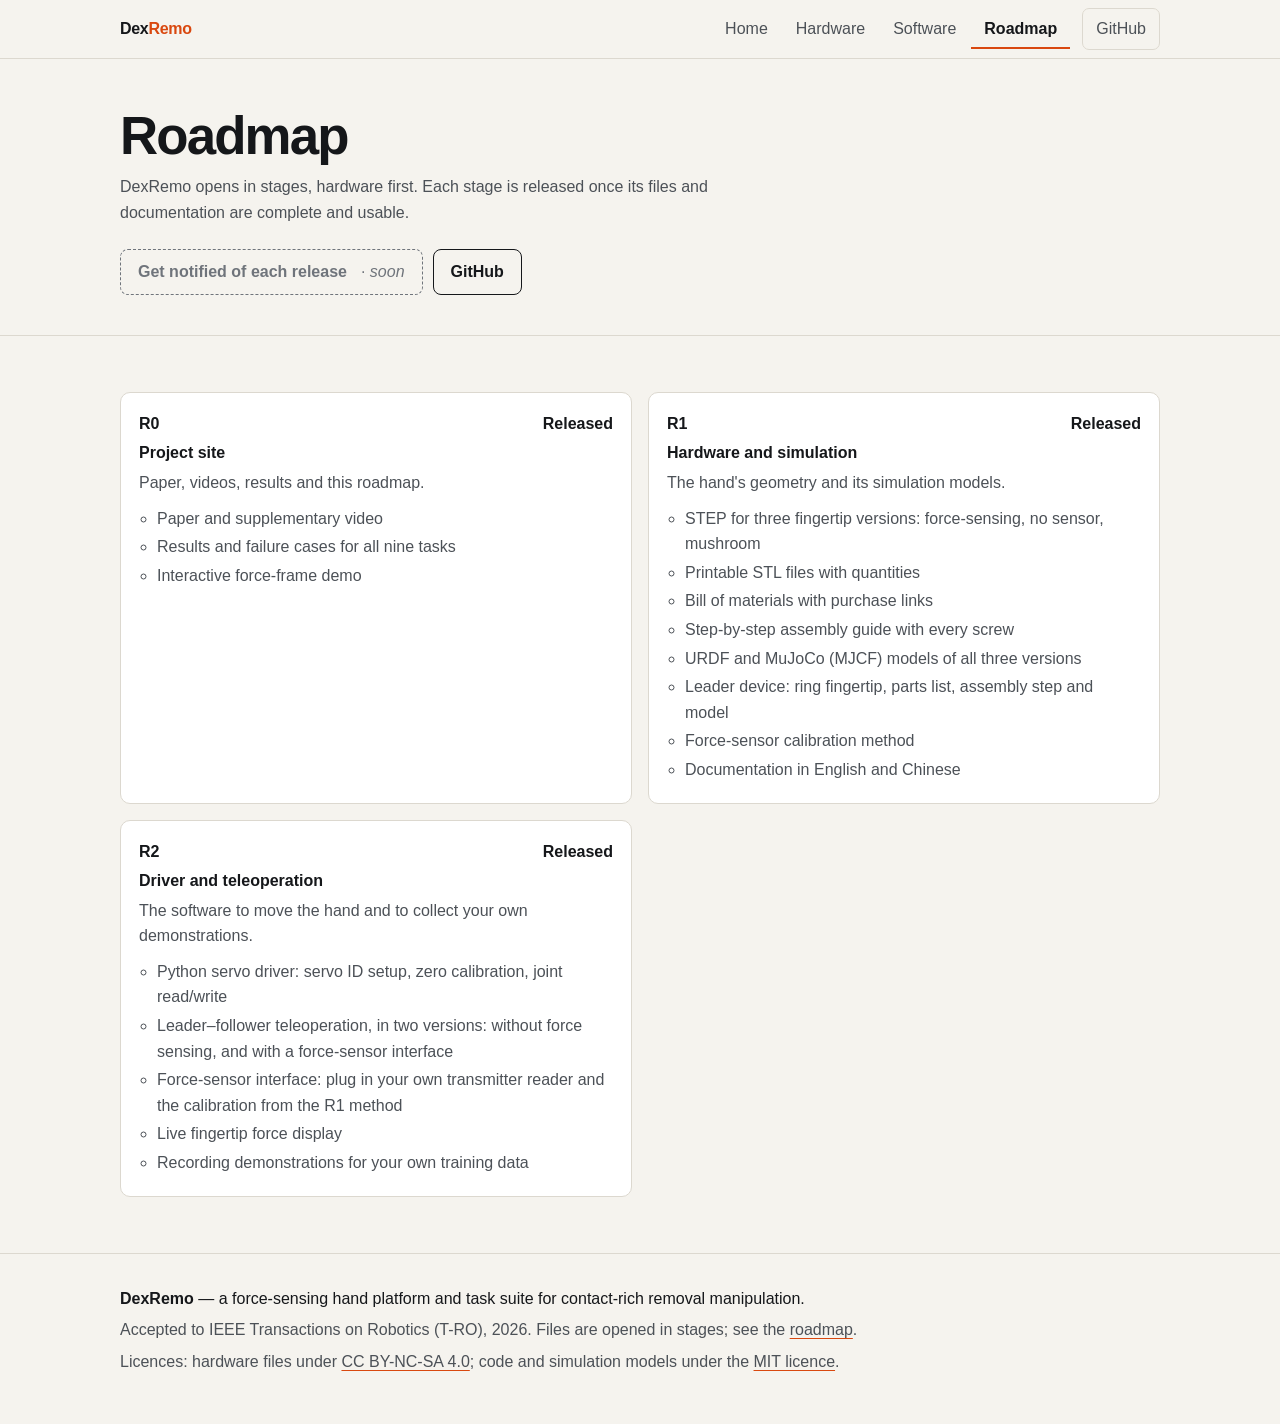
<file: roadmap.html>
<!doctype html>
<html lang="en">
<head>
<meta charset="utf-8">
<meta name="viewport" content="width=device-width, initial-scale=1">
<title>Roadmap — DexRemo</title>
<meta name="description" content="DexRemo is being opened in stages: hardware first, then force sensing and teleoperation, then the learning code.">
<link rel="stylesheet" href="assets/css/style.css?v=202611272030">
</head>
<body>
<header id="site-header"></header>
<main>
  <div class="wrap page-head">
    <h1>Roadmap</h1>
    <p class="lead">DexRemo opens in stages, hardware first. Each stage is released once its files and documentation are complete and usable.</p>
    <div class="btns"><a class="btn primary" data-link="subscribe">Get notified of each release</a><a class="btn" data-link="github">GitHub</a></div>
  </div>
  <section>
    <div class="wrap">
      <ol class="roadmap full" data-roadmap="full"></ol>
    </div>
  </section>
</main>
<footer id="site-footer"></footer>
<script src="assets/js/config.js?v=202611272030"></script>
<script src="assets/js/site.js?v=202611272030"></script>
</body>
</html>
</file>
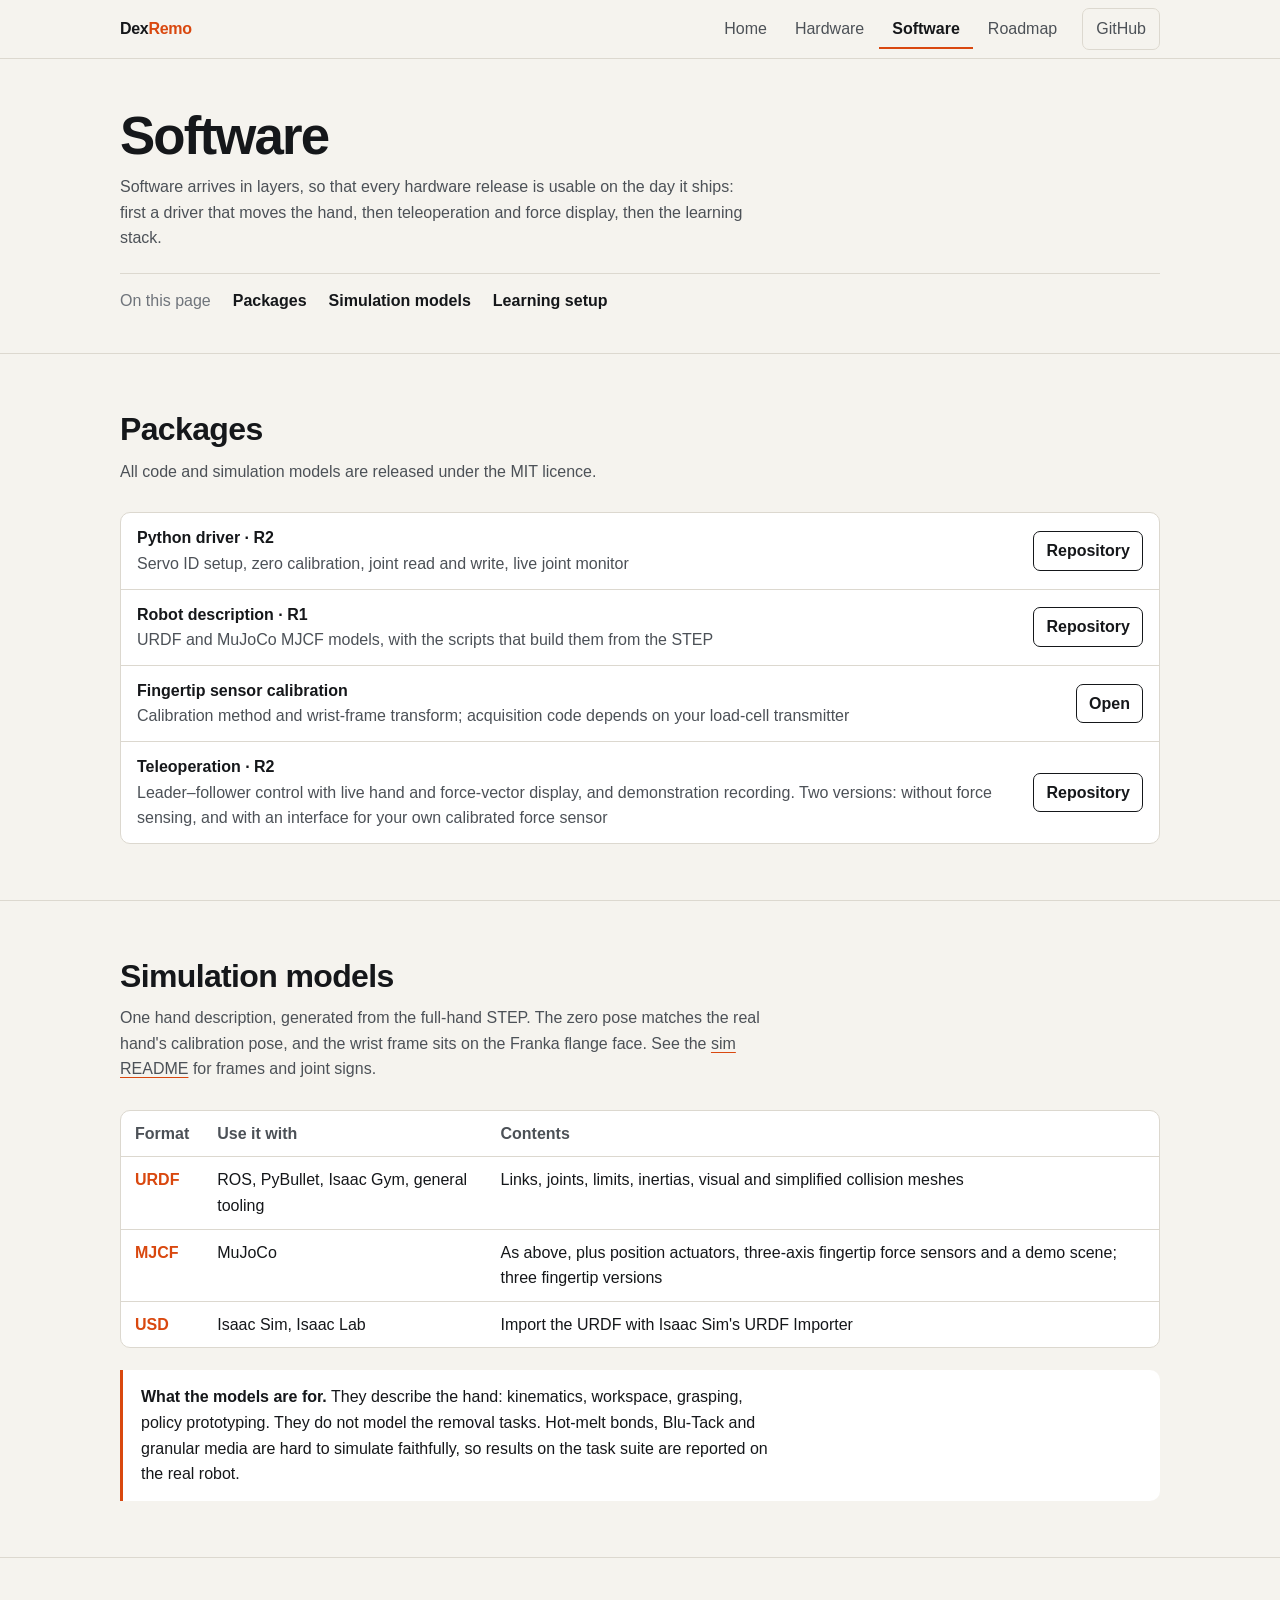
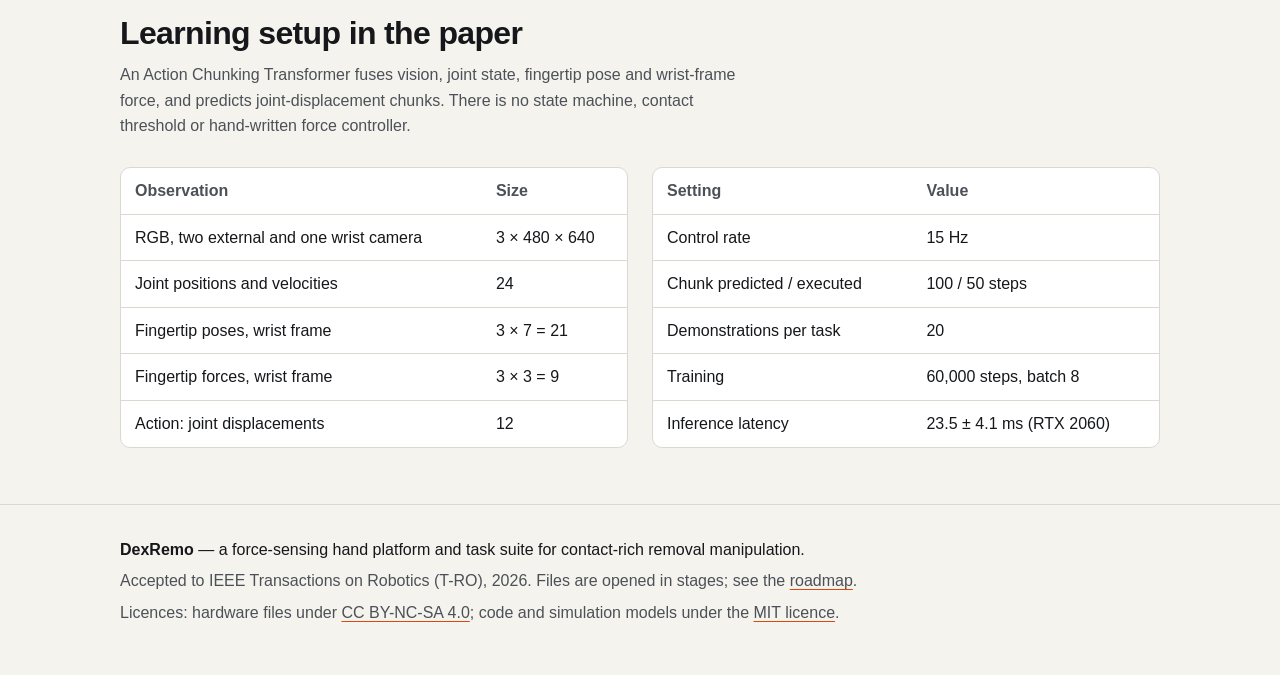
<file: software.html>
<!doctype html>
<html lang="en">
<head>
<meta charset="utf-8">
<meta name="viewport" content="width=device-width, initial-scale=1">
<title>Software &amp; Simulation — DexRemo</title>
<meta name="description" content="Driver, teleoperation, learning code and simulation models for the DexRemo hand.">
<link rel="stylesheet" href="assets/css/style.css?v=202611272030">
</head>
<body>
<header id="site-header"></header>
<main>
  <div class="wrap page-head">
    <h1>Software</h1>
    <p class="lead">Software arrives in layers, so that every hardware release is usable on the day it ships: first a driver that moves the hand, then teleoperation and force display, then the learning stack.</p>
    <nav class="toc" aria-label="On this page">
      <span>On this page</span>
      <a href="#packages">Packages</a><a href="#sim">Simulation models</a><a href="#policy">Learning setup</a>
    </nav>
  </div>

  <section id="packages">
    <div class="wrap">
      <div class="head"><h2>Packages</h2><p class="lead">All code and simulation models are released under the MIT licence.</p></div>
      <ul class="dl">
        <li><div><strong>Python driver · R2</strong><small>Servo ID setup, zero calibration, joint read and write, live joint monitor</small></div><a data-link="sdk">Repository</a></li>
        <li><div><strong>Robot description · R1</strong><small>URDF and MuJoCo MJCF models, with the scripts that build them from the STEP</small></div><a data-link="description">Repository</a></li>
        <li><div><strong>Fingertip sensor calibration</strong><small>Calibration method and wrist-frame transform; acquisition code depends on your load-cell transmitter</small></div><a data-link="sensor">Open</a></li>
        <li><div><strong>Teleoperation · R2</strong><small>Leader–follower control with live hand and force-vector display, and demonstration recording. Two versions: without force sensing, and with an interface for your own calibrated force sensor</small></div><a data-link="teleop">Repository</a></li>
      </ul>
    </div>
  </section>

  <section id="sim">
    <div class="wrap">
      <div class="head"><h2>Simulation models</h2>
        <p class="lead">One hand description, generated from the full-hand STEP. The zero pose matches the real hand's calibration pose, and the wrist frame sits on the Franka flange face. See the <a href="https://github.com/dexremo/dexremo/tree/main/sim" target="_blank" rel="noopener">sim README</a> for frames and joint signs.</p></div>
      <div class="scroll"><table>
        <thead><tr><th>Format</th><th>Use it with</th><th>Contents</th></tr></thead>
        <tbody>
          <tr><td class="id">URDF</td><td>ROS, PyBullet, Isaac Gym, general tooling</td><td>Links, joints, limits, inertias, visual and simplified collision meshes</td></tr>
          <tr><td class="id">MJCF</td><td>MuJoCo</td><td>As above, plus position actuators, three-axis fingertip force sensors and a demo scene; three fingertip versions</td></tr>
          <tr><td class="id">USD</td><td>Isaac Sim, Isaac Lab</td><td>Import the URDF with Isaac Sim's URDF Importer</td></tr>
        </tbody>
      </table></div>
      <div class="callout" style="margin-top:22px">
        <p><strong>What the models are for.</strong> They describe the hand: kinematics, workspace, grasping, policy prototyping. They do not model the removal tasks. Hot-melt bonds, Blu-Tack and granular media are hard to simulate faithfully, so results on the task suite are reported on the real robot.</p>
      </div>
    </div>
  </section>

  <section id="policy">
    <div class="wrap">
      <div class="head"><h2>Learning setup in the paper</h2>
        <p class="lead">An Action Chunking Transformer fuses vision, joint state, fingertip pose and wrist-frame force, and predicts joint-displacement chunks. There is no state machine, contact threshold or hand-written force controller.</p></div>
      <div class="two">
        <div class="scroll"><table>
          <thead><tr><th>Observation</th><th>Size</th></tr></thead>
          <tbody>
            <tr><td>RGB, two external and one wrist camera</td><td class="n">3 × 480 × 640</td></tr>
            <tr><td>Joint positions and velocities</td><td class="n">24</td></tr>
            <tr><td>Fingertip poses, wrist frame</td><td class="n">3 × 7 = 21</td></tr>
            <tr><td>Fingertip forces, wrist frame</td><td class="n">3 × 3 = 9</td></tr>
            <tr><td>Action: joint displacements</td><td class="n">12</td></tr>
          </tbody>
        </table></div>
        <div class="scroll"><table>
          <thead><tr><th>Setting</th><th>Value</th></tr></thead>
          <tbody>
            <tr><td>Control rate</td><td class="n">15 Hz</td></tr>
            <tr><td>Chunk predicted / executed</td><td class="n">100 / 50 steps</td></tr>
            <tr><td>Demonstrations per task</td><td class="n">20</td></tr>
            <tr><td>Training</td><td class="n">60,000 steps, batch 8</td></tr>
            <tr><td>Inference latency</td><td class="n">23.5 ± 4.1 ms (RTX 2060)</td></tr>
          </tbody>
        </table></div>
      </div>
    </div>
  </section>
</main>
<footer id="site-footer"></footer>
<script src="assets/js/config.js?v=202611272030"></script>
<script src="assets/js/site.js?v=202611272030"></script>
</body>
</html>
</file>
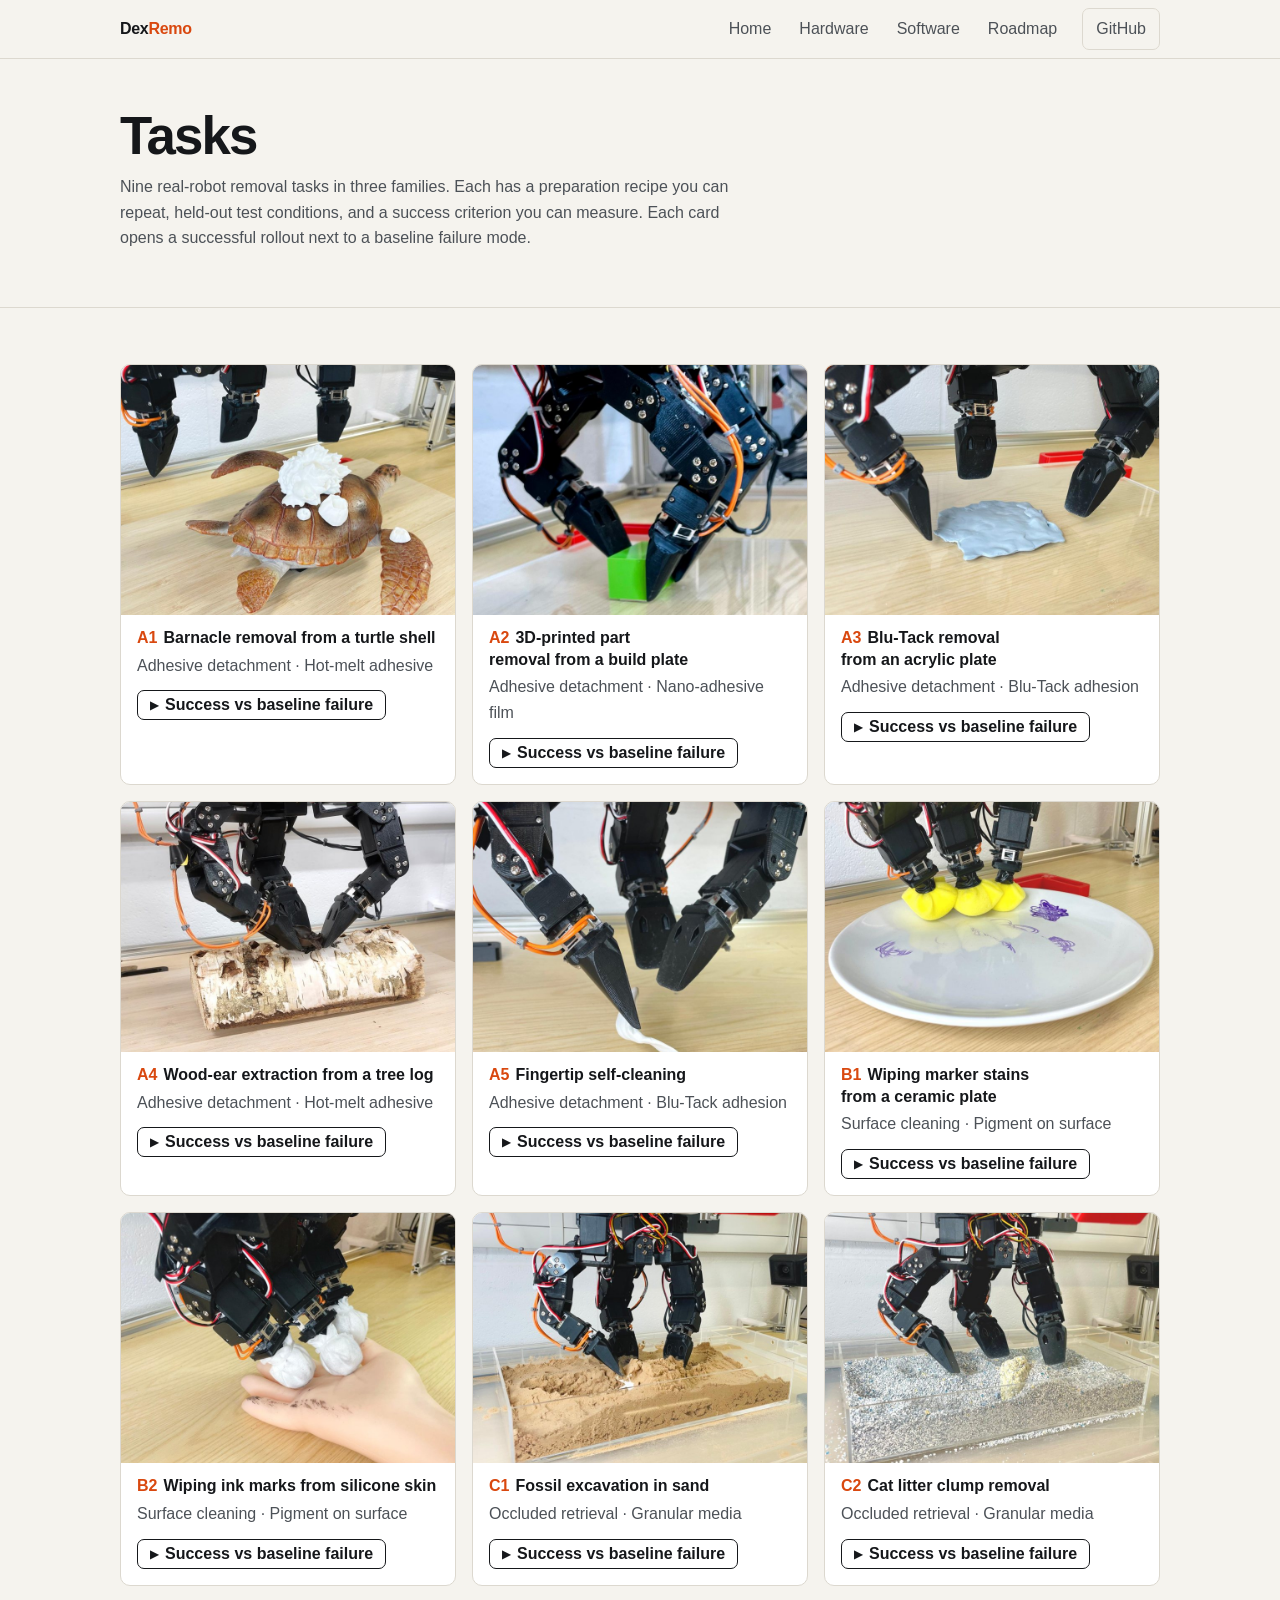
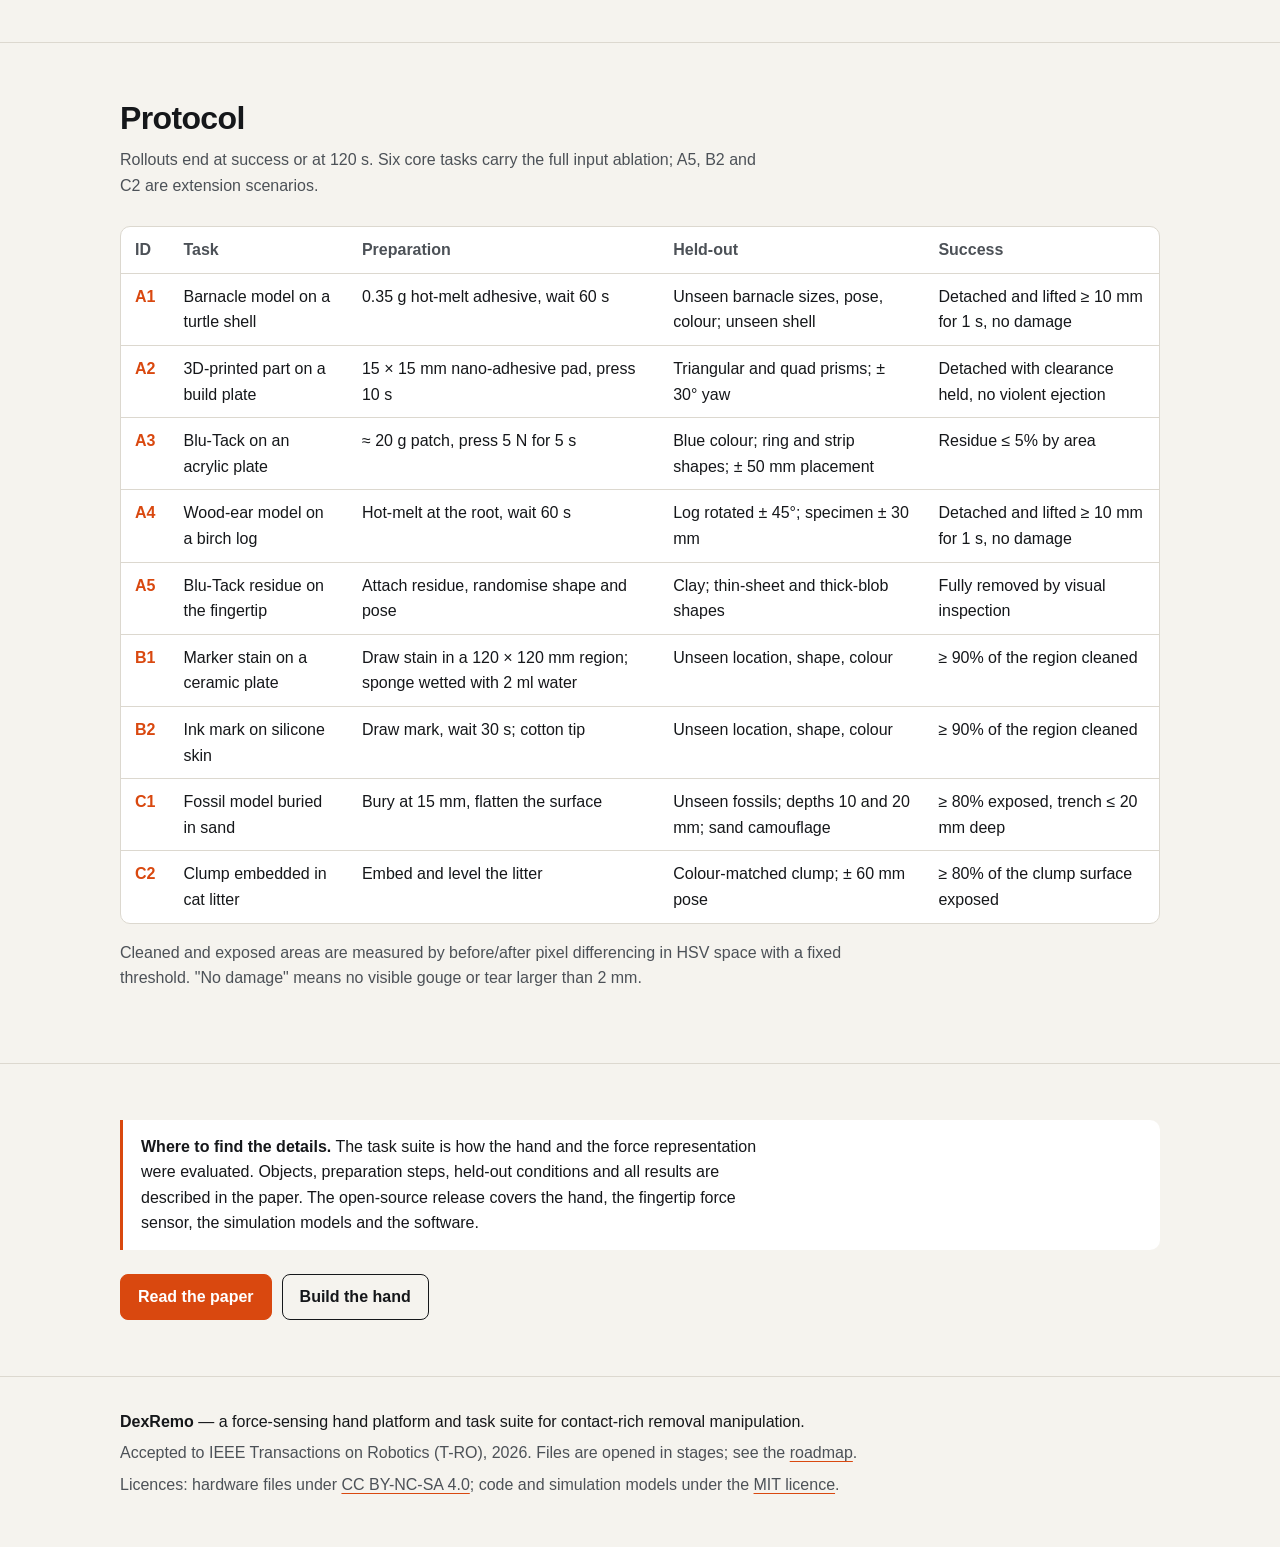
<file: tasks.html>
<!doctype html>
<html lang="en">
<head>
<meta charset="utf-8">
<meta name="viewport" content="width=device-width, initial-scale=1">
<title>Tasks — DexRemo</title>
<meta name="description" content="The nine DexRemo removal tasks: objects, preparation protocols, held-out conditions and success criteria.">
<link rel="stylesheet" href="assets/css/style.css?v=202611272030">
</head>
<body>
<header id="site-header"></header>
<main>
  <div class="wrap page-head">
    <h1>Tasks</h1>
    <p class="lead">Nine real-robot removal tasks in three families. Each has a preparation recipe you can repeat, held-out test conditions, and a success criterion you can measure. Each card opens a successful rollout next to a baseline failure mode.</p>
  </div>

  <section>
    <div class="wrap">
      <ul class="tasks" data-tasks></ul>
    </div>
  </section>

  <section>
    <div class="wrap">
      <div class="head"><h2>Protocol</h2>
        <p class="lead">Rollouts end at success or at 120 s. Six core tasks carry the full input ablation; A5, B2 and C2 are extension scenarios.</p></div>
      <div class="scroll"><table>
        <thead><tr><th>ID</th><th>Task</th><th>Preparation</th><th>Held-out</th><th>Success</th></tr></thead>
        <tbody>
          <tr><td class="id">A1</td><td>Barnacle model on a turtle shell</td><td>0.35 g hot-melt adhesive, wait 60 s</td><td>Unseen barnacle sizes, pose, colour; unseen shell</td><td>Detached and lifted ≥ 10 mm for 1 s, no damage</td></tr>
          <tr><td class="id">A2</td><td>3D-printed part on a build plate</td><td>15 × 15 mm nano-adhesive pad, press 10 s</td><td>Triangular and quad prisms; ± 30° yaw</td><td>Detached with clearance held, no violent ejection</td></tr>
          <tr><td class="id">A3</td><td>Blu-Tack on an acrylic plate</td><td>≈ 20 g patch, press 5 N for 5 s</td><td>Blue colour; ring and strip shapes; ± 50 mm placement</td><td>Residue ≤ 5% by area</td></tr>
          <tr><td class="id">A4</td><td>Wood-ear model on a birch log</td><td>Hot-melt at the root, wait 60 s</td><td>Log rotated ± 45°; specimen ± 30 mm</td><td>Detached and lifted ≥ 10 mm for 1 s, no damage</td></tr>
          <tr><td class="id">A5</td><td>Blu-Tack residue on the fingertip</td><td>Attach residue, randomise shape and pose</td><td>Clay; thin-sheet and thick-blob shapes</td><td>Fully removed by visual inspection</td></tr>
          <tr><td class="id">B1</td><td>Marker stain on a ceramic plate</td><td>Draw stain in a 120 × 120 mm region; sponge wetted with 2 ml water</td><td>Unseen location, shape, colour</td><td>≥ 90% of the region cleaned</td></tr>
          <tr><td class="id">B2</td><td>Ink mark on silicone skin</td><td>Draw mark, wait 30 s; cotton tip</td><td>Unseen location, shape, colour</td><td>≥ 90% of the region cleaned</td></tr>
          <tr><td class="id">C1</td><td>Fossil model buried in sand</td><td>Bury at 15 mm, flatten the surface</td><td>Unseen fossils; depths 10 and 20 mm; sand camouflage</td><td>≥ 80% exposed, trench ≤ 20 mm deep</td></tr>
          <tr><td class="id">C2</td><td>Clump embedded in cat litter</td><td>Embed and level the litter</td><td>Colour-matched clump; ± 60 mm pose</td><td>≥ 80% of the clump surface exposed</td></tr>
        </tbody>
      </table></div>
      <p class="note" style="margin-top:16px">Cleaned and exposed areas are measured by before/after pixel differencing in HSV space with a fixed threshold. "No damage" means no visible gouge or tear larger than 2 mm.</p>
    </div>
  </section>

  <section>
    <div class="wrap">
      <div class="callout">
        <p><strong>Where to find the details.</strong> The task suite is how the hand and the force representation were evaluated. Objects, preparation steps, held-out conditions and all results are described in the paper. The open-source release covers the hand, the fingertip force sensor, the simulation models and the software.</p>
      </div>
      <div class="btns"><a class="btn primary" data-link="paper">Read the paper</a><a class="btn" href="hardware.html">Build the hand</a></div>
    </div>
  </section>
</main>
<footer id="site-footer"></footer>
<script src="assets/js/config.js?v=202611272030"></script>
<script src="assets/js/site.js?v=202611272030"></script>
</body>
</html>
</file>
<file: assets/css/style.css>
/* DexRemo — site styles. No build step; edit and reload.
   Type scale: exactly three sizes. --t1 page title, --t2 section heading, --t3 everything else.
   Hierarchy below --t2 comes from weight and colour, never from another size. */
:root {
  --t1: clamp(2.3rem, 5vw, 3.3rem);
  --t2: clamp(1.5rem, 3vw, 2rem);
  --t3: 1rem;

  --paper: #f5f3ee;
  --panel: #ffffff;
  --ink: #15171a;
  --ink-2: #4c5157;
  --ink-3: #6f747b;
  --line: #dcd8cf;
  --accent: #d9480f;        /* the orange of the hand's servo cables */
  --accent-ink: #ffffff;
  --frame-s: #2f6fb3;       /* sensor (local) frame */
  --mute-bar: #b9b4a9;
  --dark: #121416;
  --radius: 10px;
  --sans: "Inter", "Helvetica Neue", Helvetica, "PingFang SC", "Microsoft YaHei", Arial, sans-serif;
  --mono: ui-monospace, "SF Mono", "JetBrains Mono", Menlo, Consolas, monospace;
  --wrap: 1080px;
}
@media (prefers-color-scheme: dark) {
  :root {
    --paper: #121416;
    --panel: #1b1e21;
    --ink: #ece9e2;
    --ink-2: #b4b1aa;
    --ink-3: #8f9296;
    --line: #2e3236;
    --accent: #ff7a3d;
    --accent-ink: #15171a;
    --frame-s: #6aa9ea;
    --mute-bar: #4a4f55;
    --dark: #0b0c0d;
  }
}

*, *::before, *::after { box-sizing: border-box; }
html { scroll-behavior: smooth; -webkit-text-size-adjust: 100%; scroll-padding-top: 72px; }
body {
  margin: 0; background: var(--paper); color: var(--ink);
  font: var(--t3)/1.6 var(--sans); -webkit-font-smoothing: antialiased;
}
/* one size for all running text, labels, tables, buttons and captions */
small, button, input, output, table, th, td, pre, code, figcaption, dt, dd, li, label { font-size: var(--t3); }
img { max-width: 100%; height: auto; display: block; }
a { color: inherit; text-decoration-color: var(--accent); text-underline-offset: 3px; }
a:hover { color: var(--accent); }
:focus-visible { outline: 2px solid var(--accent); outline-offset: 3px; border-radius: 4px; }
h1, h2, h3 { margin: 0; text-wrap: balance; }
h1 { font-size: var(--t1); font-weight: 800; line-height: 1.08; letter-spacing: -0.035em; }
h2 { font-size: var(--t2); font-weight: 700; line-height: 1.2; letter-spacing: -0.02em; }
h3 { font-size: var(--t3); font-weight: 700; line-height: 1.35; }
p { margin: 0 0 1em; max-width: 72ch; }
figure { margin: 0; }
.muted, .lead, .note { color: var(--ink-2); }
.lead { margin-top: 10px; }
.note { max-width: 84ch; }
.wrap { max-width: var(--wrap); margin: 0 auto; padding: 0 20px; }
section { padding: 56px 0; }
section + section, .page-head + section { border-top: 1px solid var(--line); }
.head { margin-bottom: 28px; }

/* ---------- header ---------- */
#site-header {
  position: sticky; top: 0; z-index: 20;
  background: color-mix(in srgb, var(--paper) 90%, transparent);
  backdrop-filter: blur(10px); border-bottom: 1px solid var(--line);
}
.bar { display: flex; align-items: center; justify-content: space-between; height: 58px; }
.brand { font-weight: 800; letter-spacing: -0.02em; text-decoration: none; }
.brand span { color: var(--accent); }
#nav { display: flex; gap: 2px; align-items: center; }
#nav a { text-decoration: none; padding: 7px 13px; border-radius: 7px; color: var(--ink-2); }
#nav a:hover { color: var(--ink); background: color-mix(in srgb, var(--ink) 7%, transparent); }
#nav a[aria-current] { color: var(--ink); font-weight: 700; box-shadow: inset 0 -2px 0 var(--accent); border-radius: 0; }
#nav .gh { border: 1px solid var(--line); margin-left: 10px; }
.menu { display: none; font-family: inherit; background: none; color: inherit;
  border: 1px solid var(--line); border-radius: 7px; padding: 6px 12px; }
@media (max-width: 700px) {
  .menu { display: block; }
  #nav { display: none; position: absolute; left: 0; right: 0; top: 58px; flex-direction: column;
    align-items: stretch; padding: 10px 20px 16px; background: var(--paper); border-bottom: 1px solid var(--line); }
  #site-header.open #nav { display: flex; }
  #nav .gh { margin: 6px 0 0; }
}

/* ---------- "on this page" row ---------- */
.toc { display: flex; flex-wrap: wrap; gap: 4px 22px; margin: 22px 0 0; padding: 14px 0 0; border-top: 1px solid var(--line); }
.toc span { color: var(--ink-3); }
.toc a { font-weight: 600; text-decoration: none; }
.toc a:hover { text-decoration: underline; }

/* ---------- buttons + "soon" ---------- */
.btns { display: flex; flex-wrap: wrap; gap: 10px; margin-top: 24px; }
.btn {
  display: inline-flex; align-items: center; gap: 8px; text-decoration: none;
  font-weight: 600; padding: 9px 17px; border-radius: 8px;
  border: 1px solid var(--ink); color: var(--ink); background: transparent;
}
.btn.primary { background: var(--accent); border-color: var(--accent); color: var(--accent-ink); }
.btn:hover { color: var(--accent); border-color: var(--accent); }
.btn.primary:hover { color: var(--accent-ink); filter: brightness(1.08); }
.soon { cursor: default; }
a.soon:hover { color: inherit; }
.btn.soon, .dl a.soon { border-style: dashed; border-color: var(--ink-3); background: transparent; color: var(--ink-3); }
.btn.soon:hover { color: var(--ink-3); border-color: var(--ink-3); filter: none; }
.tag { font-weight: 400; font-style: italic; margin-left: 6px; }
.tag::before { content: "· "; font-style: normal; }

/* ---------- hero ---------- */
.hero { padding-top: 48px; padding-bottom: 48px; }
.hero-grid { display: grid; grid-template-columns: 1.25fr 0.75fr; gap: 44px; align-items: center; }
.hero h1 span { color: var(--accent); }
.hero .title { font-size: var(--t2); font-weight: 600; line-height: 1.32; letter-spacing: -0.015em; margin: 18px 0 0; max-width: 34ch; }
#authors { margin: 28px 0 6px; }
#affiliations { color: var(--ink-2); margin-bottom: 0; }
.accepted { margin: 16px 0 0; font-weight: 700; }
.accepted::before { content: ""; display: inline-block; width: 9px; height: 9px; border-radius: 50%; background: var(--accent); margin-right: 9px; }
.hero-media img, .hero-media video { width: 100%; max-height: 560px; object-fit: contain; }
@media (max-width: 860px) { .hero-grid { grid-template-columns: 1fr; gap: 28px; } .hero-media img { max-height: 440px; } }

/* ---------- institution logos: always on white, since the marks are dark-on-light ---------- */
.logos { list-style: none; margin: 36px 0 0; padding: 18px 28px; display: flex; flex-wrap: wrap; align-items: center;
  justify-content: space-around; gap: 22px 40px; background: #fff; border: 1px solid var(--line); border-radius: 14px; }
.logos a { display: block; }
.logos img { height: var(--h, 48px); width: auto; }
@media (max-width: 620px) { .logos { padding: 18px; gap: 18px 28px; } .logos img { height: calc(var(--h, 48px) * 0.74); } }

/* ---------- author email icons ---------- */
.author { white-space: nowrap; }
.mail { display: inline-block; vertical-align: -3px; margin-left: 5px; padding: 2px; color: var(--ink-3); border-radius: 4px; }
.mail:hover { color: var(--accent); }
.mail svg { display: block; width: 17px; height: 17px; fill: none; stroke: currentColor; stroke-width: 1.8; stroke-linejoin: round; stroke-linecap: round; }

/* ---------- black banner: the hand ---------- */
.band { background: #000; color: #ece9e2; border: 0 !important; padding: 0; }
.band + section { border-top: 0; }
.band-grid { display: grid; grid-template-columns: 0.8fr 1.2fr; gap: 56px; align-items: center; }
.band-grid img { max-height: 540px; width: auto; margin: 0 auto; }
.band-grid > div { padding: 48px 0; }
.band .lead { color: #b4b1aa; }
.facts { margin: 22px 0 0; }
.facts div { display: grid; grid-template-columns: 13em 1fr; gap: 16px; padding: 12px 0; border-top: 1px solid #2c3034; align-items: baseline; }
.facts dt { font-size: var(--t2); font-weight: 800; letter-spacing: -0.02em; line-height: 1.2; color: #ff7a3d; white-space: nowrap; }
.facts dd { margin: 0; color: #b4b1aa; }
.band .btn { color: #ece9e2; border-color: #6a6e73; }
.band .btn.primary { background: #ff7a3d; border-color: #ff7a3d; color: #15171a; }
@media (max-width: 860px) { .band-grid { grid-template-columns: 1fr; gap: 0; } .band-grid img { max-height: 380px; padding-top: 24px; }
  .band-grid > div { padding: 28px 0 40px; } }
@media (max-width: 520px) { .facts div { grid-template-columns: 1fr; gap: 2px; } }

/* ---------- force demo ---------- */
.demo { display: grid; grid-template-columns: 1fr 1fr; gap: 28px; background: var(--panel);
  border: 1px solid var(--line); border-radius: 14px; padding: 24px; }
.demo svg { width: 100%; height: auto; }
.fd-body { fill: var(--ink); }
.fd-link { stroke: var(--ink); stroke-width: 16; stroke-linecap: round; }
.fd-joint { fill: var(--panel); stroke: var(--ink); stroke-width: 3; }
.fd-tip { fill: var(--ink); stroke: var(--panel); stroke-width: 2; }
.fd-axis { stroke-width: 2.5; }
.fd-axis.w { stroke: var(--accent); }
.fd-axis.s { stroke: var(--frame-s); }
.fd-force { stroke: var(--ink-3); stroke-width: 4; }
.fd-label { font: 600 13px var(--mono); fill: var(--ink-2); }
.fd-body + .fd-label { fill: var(--paper); }
.fd-label.w { fill: var(--accent); } .fd-label.s { fill: var(--frame-s); } .fd-label.f { fill: var(--ink-3); }
.fd-ah-w { fill: var(--accent); } .fd-ah-s { fill: var(--frame-s); } .fd-ah-f { fill: var(--ink-3); }
.readouts { display: flex; flex-direction: column; gap: 22px; justify-content: center; }
.frame h3 { display: flex; align-items: center; gap: 8px; margin-bottom: 4px; }
.frame h3::before { content: ""; width: 12px; height: 12px; border-radius: 3px; background: var(--c); }
.frame.s { --c: var(--frame-s); } .frame.w { --c: var(--accent); }
.frame > p { color: var(--ink-2); margin: 0 0 10px; }
.meter { display: grid; grid-template-columns: 22px 1fr 84px; gap: 10px; align-items: center; font-family: var(--mono); margin: 6px 0; }
.meter span { position: relative; height: 14px; background: color-mix(in srgb, var(--ink) 8%, transparent); border-radius: 4px; }
.meter span::after { content: ""; position: absolute; left: 50%; top: -3px; bottom: -3px; width: 1px; background: var(--ink-3); }
.meter i { position: absolute; top: 0; bottom: 0; background: var(--c); border-radius: 4px; }
.meter b { font-weight: 600; text-align: right; font-variant-numeric: tabular-nums; }
.controls { display: grid; gap: 12px; padding-top: 16px; border-top: 1px solid var(--line); }
.controls label { display: grid; grid-template-columns: 150px 1fr 48px; gap: 10px; align-items: center; }
.controls output { font-family: var(--mono); text-align: right; }
input[type="range"] { width: 100%; accent-color: var(--accent); }
.controls button { justify-self: start; font-family: var(--sans); font-weight: 600; color: var(--ink); background: none;
  border: 1px solid var(--ink); border-radius: 7px; padding: 8px 14px; cursor: pointer; }
.controls button:hover { color: var(--accent); border-color: var(--accent); }
@media (max-width: 820px) { .demo { grid-template-columns: 1fr; padding: 16px; }
  .controls label { grid-template-columns: 1fr 48px; } .controls label input { grid-column: 1 / -1; grid-row: 2; } }

/* ---------- bar charts (single series, direct labels) ---------- */
.chart { background: var(--panel); border: 1px solid var(--line); border-radius: 14px; padding: 24px; }
.chart h3 { margin-bottom: 4px; }
.chart > p { color: var(--ink-2); margin-bottom: 18px; }
.chart > p.key { margin: 14px 0 0; }
.vbars { display: grid; grid-template-columns: repeat(6, 1fr); gap: 2px 10px; align-items: end; height: 230px;
  border-bottom: 1px solid var(--ink-3); padding-top: 30px; }
.vbars div { position: relative; height: calc(var(--v) * 1%); background: var(--mute-bar); border-radius: 4px 4px 0 0; min-width: 0; }
.vbars div.hi { background: var(--accent); }
.vbars div b { position: absolute; left: -6px; right: -6px; top: -28px; text-align: center; font-weight: 600; color: var(--ink); }
.vlabels { display: grid; grid-template-columns: repeat(6, 1fr); gap: 10px; margin-top: 8px; text-align: center; font-weight: 700; }
.hbars { display: grid; gap: 10px; }
.hbars div { display: grid; grid-template-columns: 150px 1fr; gap: 12px; align-items: center; }
.hbars span { color: var(--ink-2); line-height: 1.25; }
.hbars i { display: block; position: relative; height: 16px; width: calc(var(--v) / 62.5 * (100% - 62px)); background: var(--mute-bar); border-radius: 0 4px 4px 0; }
.hbars i::after { content: attr(data-v); position: absolute; left: calc(100% + 8px); top: -5px; font-style: normal; font-weight: 600; color: var(--ink); white-space: nowrap; }
.hbars .hi i { background: var(--accent); } .hbars .hi span { color: var(--ink); font-weight: 700; }
@media (max-width: 560px) { .hbars div { grid-template-columns: 112px 1fr; } }
.two { display: grid; grid-template-columns: 1fr 1fr; gap: 24px; }
@media (max-width: 860px) { .two { grid-template-columns: 1fr; } }

/* ---------- tasks ---------- */
.tasks { list-style: none; padding: 0; margin: 0; display: grid; grid-template-columns: repeat(3, 1fr); gap: 16px; }
.task { background: var(--panel); border: 1px solid var(--line); border-radius: var(--radius); overflow: hidden; }
.task-media { aspect-ratio: 4 / 3; background: #000; }
.task-media img, .task-media iframe { display: block; width: 100%; height: 100%; object-fit: cover; border: 0; }
.clips { display: flex; flex-wrap: wrap; gap: 8px; margin-top: 12px; }
.clips button { font-family: inherit; font-weight: 600; color: var(--ink); background: none; border: 1px solid var(--ink);
  border-radius: 7px; padding: 5px 12px; cursor: pointer; }
.clips button::before { content: "▶"; font-size: 0.7em; margin-right: 7px; vertical-align: 1px; }
.clips button:hover { color: var(--accent); border-color: var(--accent); }
.task-body { padding: 12px 16px 16px; }
.task h3 span { color: var(--accent); margin-right: 6px; }
.task p { color: var(--ink-2); margin: 4px 0 0; }
@media (max-width: 860px) { .tasks { grid-template-columns: 1fr 1fr; } }
@media (max-width: 520px) { .tasks { grid-template-columns: 1fr; } }

/* ---------- video ---------- */
.poster, .player { position: relative; display: block; width: 100%; aspect-ratio: 16 / 9; border-radius: 14px; overflow: hidden;
  border: 0; padding: 0; background: var(--dark); cursor: pointer; }
.poster img { width: 100%; height: 100%; object-fit: cover; opacity: 0.72; }
.poster span { position: absolute; inset: 0; display: flex; flex-direction: column; align-items: center; justify-content: center;
  gap: 14px; color: #fff; font-family: var(--sans); font-weight: 700; }
.poster span::before { content: ""; width: 74px; height: 74px; border-radius: 50%; box-shadow: 0 6px 30px rgba(0,0,0,0.4);
  background: #d9480f url("data:image/svg+xml,%3Csvg xmlns='http://www.w3.org/2000/svg' viewBox='0 0 24 24'%3E%3Cpath fill='%23fff' d='M9 6.5v11l9-5.5z'/%3E%3C/svg%3E") center / 44px no-repeat; }
.player iframe { position: absolute; inset: 0; width: 100%; height: 100%; border: 0; }

/* ---------- roadmap ---------- */
.roadmap { list-style: none; padding: 0; margin: 0; display: grid; grid-template-columns: repeat(5, 1fr); gap: 12px; }
.rel { background: var(--panel); border: 1px solid var(--line); border-radius: var(--radius); padding: 14px 16px; }
.rel-head { display: flex; justify-content: space-between; align-items: baseline; gap: 8px; margin-bottom: 6px; }
.rel-id { font-weight: 800; color: var(--ink-3); }
.status { color: var(--ink-3); }
.rel.next { border-color: var(--accent); }
.rel.next .rel-id, .rel.next .status { color: var(--accent); }
.rel.released .rel-id, .rel.released .status { color: var(--ink); }
.rel.released .status { font-weight: 700; }
.rel p { color: var(--ink-2); margin: 6px 0 0; }
.rel ul { margin: 10px 0 2px; padding-left: 18px; color: var(--ink-2); }
.rel li + li { margin-top: 3px; }
.roadmap.full { grid-template-columns: 1fr 1fr; gap: 16px; }
.roadmap.full .rel { padding: 18px; }
@media (max-width: 980px) { .roadmap { grid-template-columns: 1fr 1fr; } }
@media (max-width: 620px) { .roadmap, .roadmap.full { grid-template-columns: 1fr; } }

/* ---------- tables, downloads, prose pages ---------- */
.page-head { padding-top: 48px; padding-bottom: 40px; }
.scroll { overflow-x: auto; border: 1px solid var(--line); border-radius: var(--radius); background: var(--panel); }
table { border-collapse: collapse; width: 100%; }
th, td { text-align: left; padding: 10px 14px; border-bottom: 1px solid var(--line); vertical-align: top; }
tr:last-child td, tr:last-child th { border-bottom: 0; }
thead tr:last-child th { border-bottom: 1px solid var(--line); }
th { font-weight: 700; color: var(--ink-2); }
td.id { font-weight: 700; color: var(--accent); white-space: nowrap; }
td.n { font-variant-numeric: tabular-nums; }
.dl { list-style: none; padding: 0; margin: 0; border: 1px solid var(--line); border-radius: var(--radius); background: var(--panel); }
.dl li { display: flex; justify-content: space-between; align-items: center; gap: 16px; padding: 12px 16px; }
.dl li + li { border-top: 1px solid var(--line); }
.dl strong { display: block; } .dl small { color: var(--ink-2); }
.dl a { flex: none; font-weight: 600; text-decoration: none; border: 1px solid var(--ink); border-radius: 7px; padding: 6px 12px; }
.steps { counter-reset: s; list-style: none; padding: 0; margin: 0; display: grid; grid-template-columns: 1fr 1fr; gap: 0 32px; }
.steps li { counter-increment: s; padding: 14px 0 14px 34px; position: relative; border-top: 1px solid var(--line); }
.steps li::before { content: counter(s); position: absolute; left: 0; top: 14px; font-weight: 700; color: var(--accent); }
.steps strong { display: block; }
.steps span { color: var(--ink-2); }
@media (max-width: 760px) { .steps { grid-template-columns: 1fr; } }
.callout { border-left: 3px solid var(--accent); background: var(--panel); padding: 14px 18px; border-radius: 0 var(--radius) var(--radius) 0; }
.callout p:last-child { margin: 0; }
.split { display: grid; grid-template-columns: 1fr 1fr; gap: 36px; align-items: start; }
.split img { border-radius: var(--radius); }
@media (max-width: 860px) { .split { grid-template-columns: 1fr; } }

/* ---------- citation + footer ---------- */
.cite { position: relative; }
.cite pre { margin: 0; padding: 20px; overflow-x: auto; background: var(--panel); border: 1px solid var(--line); border-radius: var(--radius);
  font-family: var(--mono); line-height: 1.55; }
.cite button { position: absolute; right: 12px; top: 12px; font-family: var(--sans); font-weight: 600; color: var(--ink); background: var(--paper);
  border: 1px solid var(--line); border-radius: 6px; padding: 4px 10px; cursor: pointer; }
#site-footer { border-top: 1px solid var(--line); padding: 32px 0 44px; }
.foot p { margin: 0 0 6px; max-width: none; }

@media (prefers-reduced-motion: reduce) { html { scroll-behavior: auto; } }

/* grid children must be allowed to shrink so wide tables scroll inside their box */
.split > *, .two > *, .demo > *, .hero-grid > *, .band-grid > * { min-width: 0; }

/* ---------- 3D model viewers ---------- */
.model figcaption { margin-top: 10px; font-weight: 700; }
.model-stage { position: relative; display: block; width: 100%; aspect-ratio: 4 / 3; border: 1px solid var(--line); border-radius: 14px;
  overflow: hidden; padding: 0; background: #e9e7e2; font-family: inherit; }
button.model-stage { cursor: pointer; }
.model-stage img { width: 100%; height: 100%; object-fit: cover; }
.model-stage span { position: absolute; left: 50%; bottom: 16px; translate: -50% 0; white-space: nowrap;
  background: var(--accent); color: var(--accent-ink); font-weight: 600; padding: 8px 16px; border-radius: 8px; }
.model-stage.off img { object-fit: cover; }
.model-stage.off span { background: rgba(0,0,0,0.62); color: #fff; font-weight: 400; }
model-viewer.model-stage { height: auto; --poster-color: transparent; }
.model-wide .model-stage { aspect-ratio: 16 / 9; }
@media (max-width: 620px) { .model-wide .model-stage { aspect-ratio: 4 / 3; } }
.legend { list-style: none; margin: 8px 0 0; padding: 0; display: flex; flex-wrap: wrap; gap: 4px 16px; color: var(--ink-2); }
.legend li { display: flex; align-items: center; gap: 6px; }
.legend i { width: 12px; height: 12px; border-radius: 3px; flex: none; border: 1px solid rgba(0,0,0,0.15); }

/* ---------- paper figures: always on white, since they are drawn for a white page ---------- */
.fig { background: #fff; border: 1px solid var(--line); border-radius: 14px; padding: 18px; }
.fig img { width: 100%; }
.two > .fig { display: flex; flex-direction: column; justify-content: space-between; }
.two > .fig img { max-height: 340px; object-fit: contain; }
.fig figcaption { margin-top: 10px; color: #4c5157; text-align: center; }
.points { list-style: none; margin: 20px 0 0; padding: 0; display: grid; grid-template-columns: repeat(3, 1fr); gap: 8px 28px; }
.points p { color: var(--ink-2); margin: 4px 0 0; }
@media (max-width: 760px) { .points { grid-template-columns: 1fr; gap: 16px; } .fig { padding: 10px; } }

/* ---------- success vs failure viewer ---------- */
dialog.compare { width: min(1280px, calc(100vw - 32px)); max-width: none; max-height: calc(100vh - 32px); overflow: auto;
  padding: 22px; border: 1px solid var(--line); border-radius: 14px; background: var(--paper); color: var(--ink); }
dialog.compare::backdrop { background: rgba(0, 0, 0, 0.72); }
.cmp-head { display: flex; justify-content: space-between; align-items: center; gap: 16px; margin-bottom: 16px; }
.cmp-close { flex: none; font-family: inherit; font-weight: 600; color: var(--ink); background: none; border: 1px solid var(--ink);
  border-radius: 7px; padding: 5px 12px; cursor: pointer; }
.cmp-close:hover { color: var(--accent); border-color: var(--accent); }
.cmp-grid { display: grid; grid-template-columns: 1fr 1fr; gap: 16px; }
.cmp-player { aspect-ratio: 16 / 9; background: #000; border-radius: var(--radius); overflow: hidden; }
.cmp-player iframe { display: block; width: 100%; height: 100%; border: 0; }
.cmp-grid figcaption { margin-top: 8px; font-weight: 700; }
.cmp-grid figcaption::before { content: ""; display: inline-block; width: 10px; height: 10px; border-radius: 50%; margin-right: 8px; background: var(--ink-3); }
.cmp-grid figcaption.ok::before { background: #2f9e44; }
.cmp-grid figcaption.fail::before { background: #e03131; }
.cmp-note { color: var(--ink-2); margin: 14px 0 0; max-width: none; }
@media (max-width: 760px) { .cmp-grid { grid-template-columns: 1fr; } dialog.compare { padding: 14px; } }
</file>
